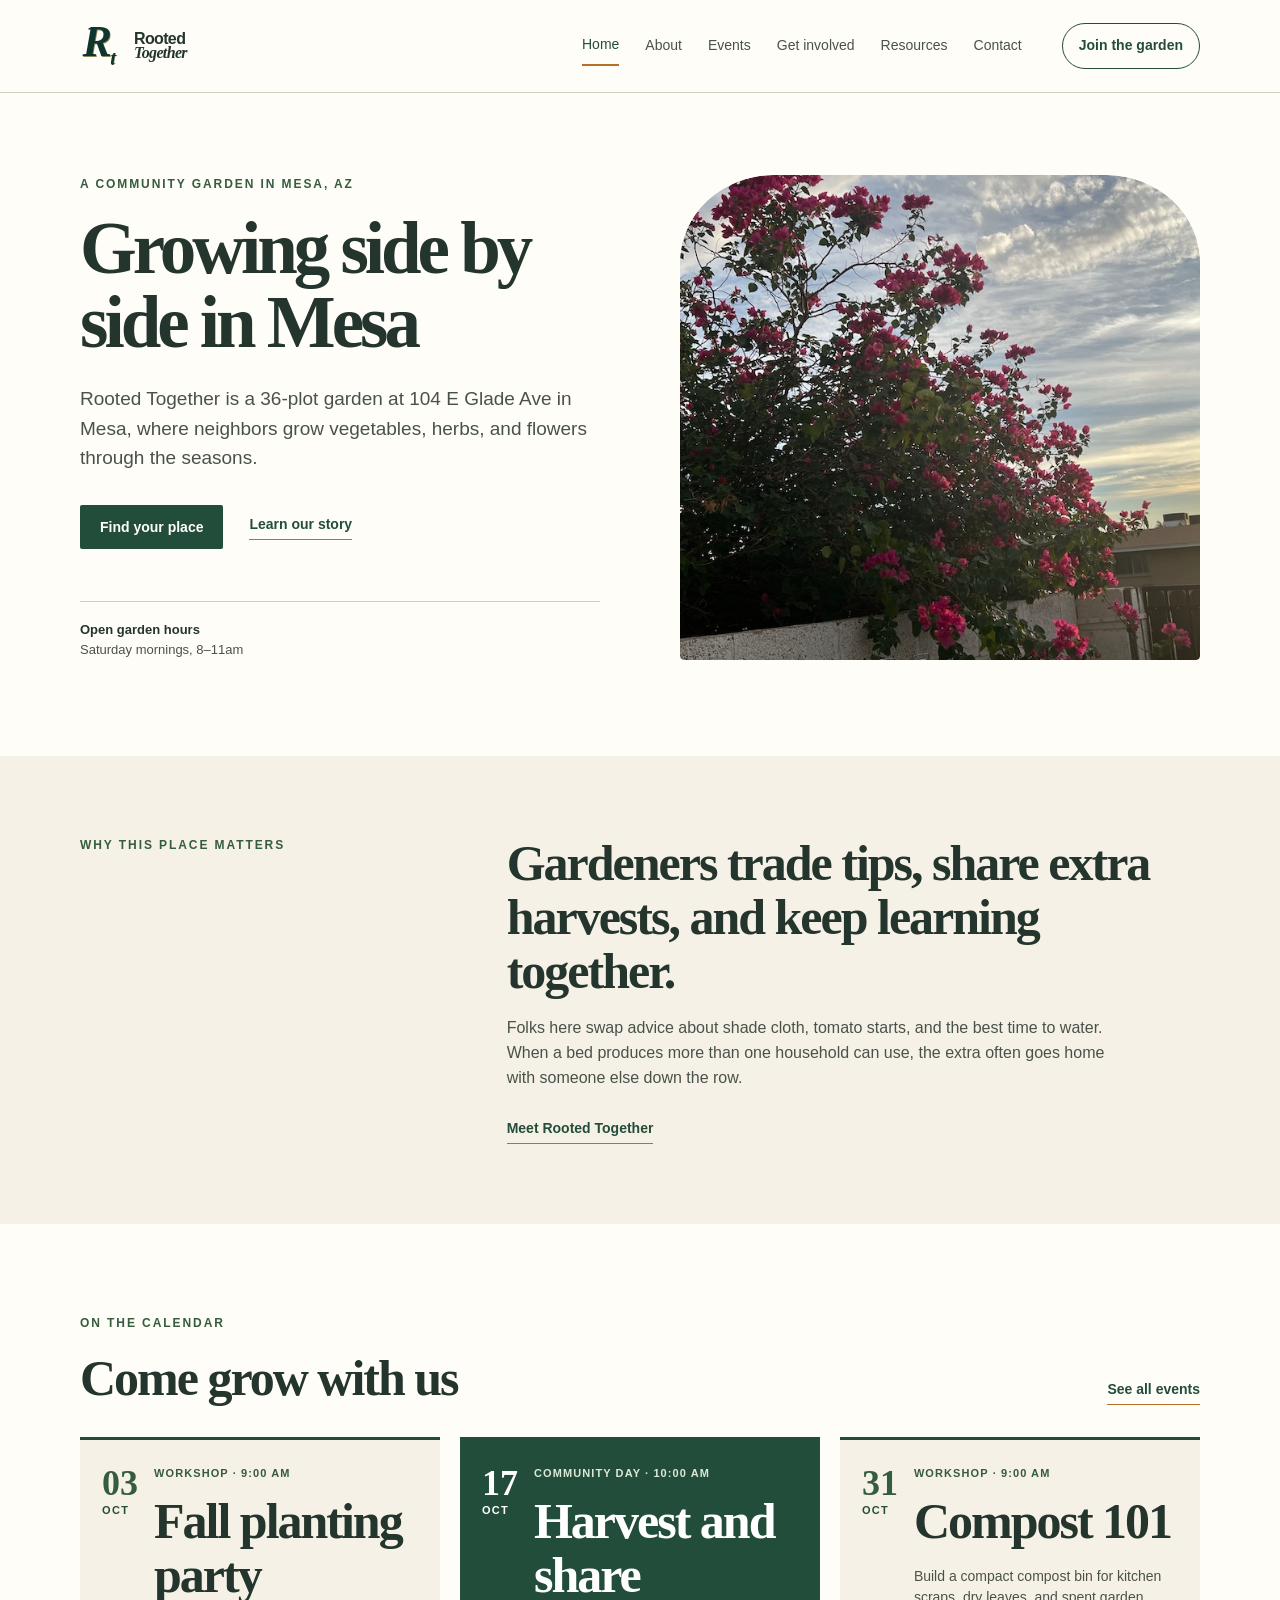
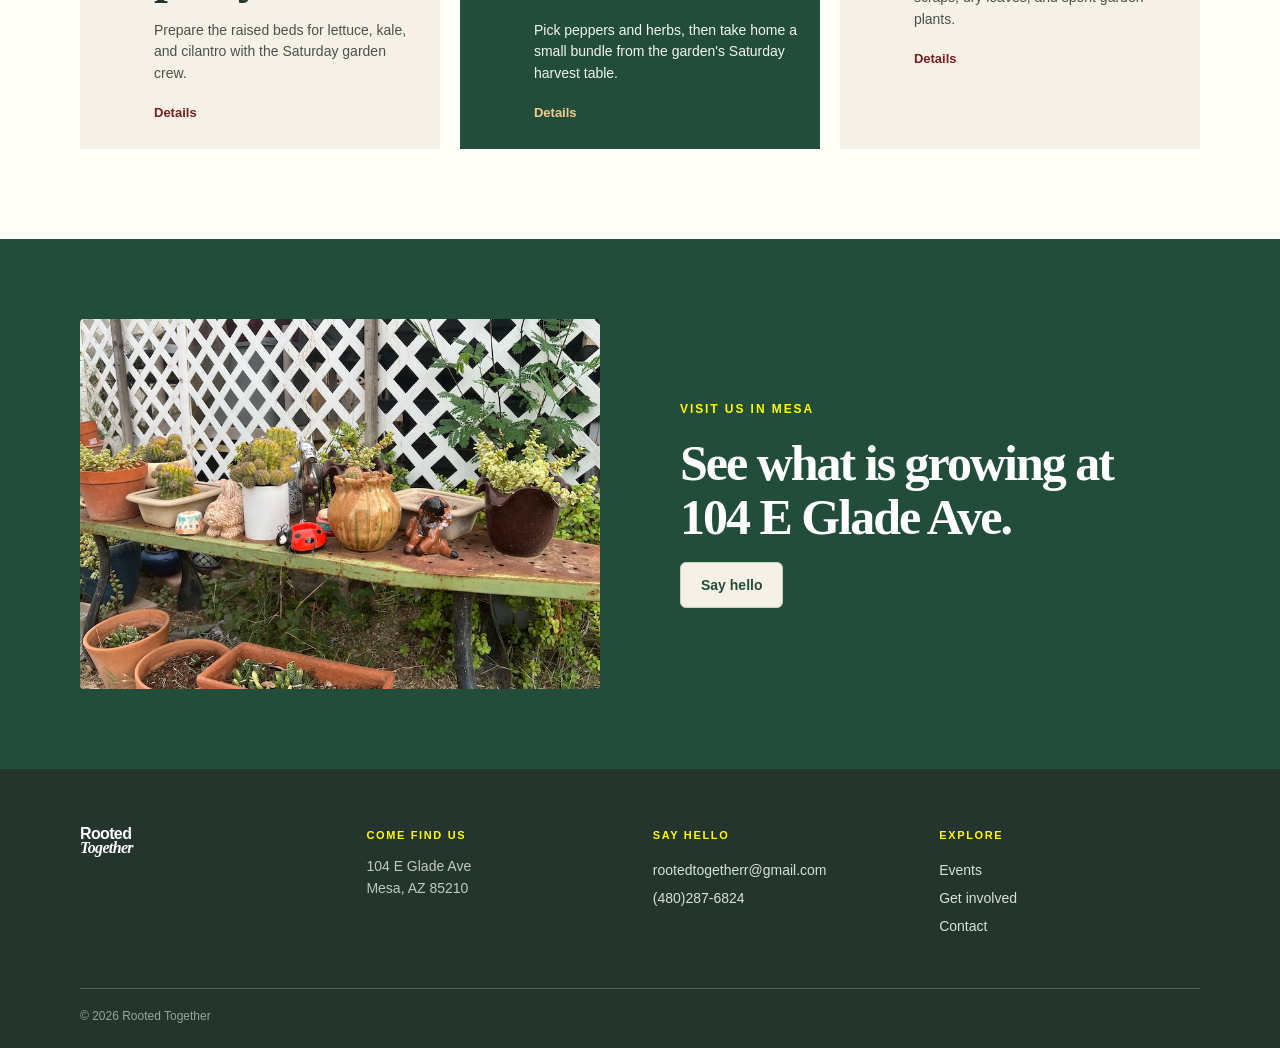
<file: index.html>
<!Doctype html>
<html lang="en">
  <head>
    <meta charset="utf-8">
    <meta name="viewport" content="width=device-width, initial-scale=1">
    <!--
    Asset Inventory

    Owner / Provenance
    - All photographs used on this site are original images taken by Nicole Angelo Morente (nicole@example.com) - © Nicole Angelo Morente 2026. No third-party images, stock photographs, audio, video, or embedded content are used.

    Images
    - Images/logo.svg — logo photo by Nicole Angelo Morente — used in header and footer — All rights reserved.
    - Images/Hero.jpg / Images/Hero-1200.jpg / Images/Hero-800.jpg / Images/Hero-400.jpg — hero photo by Nicole Angelo Morente — used on homepage hero — All rights reserved. Derivatives created: Hero-1200.jpg, Hero-800.jpg, Hero-400.jpg.
    - Images/cactusPots.jpg — photo by Nicole Angelo Morente — used in photo-band — All rights reserved. Derivatives created: cactusPots-1200.jpg, cactusPots-800.jpg, cactusPots-400.jpg.
    - Images/birdHouse.jpg — photo by Nicole Angelo Morente — used on About page — All rights reserved. Derivatives created: birdHouse-1200.jpg, birdHouse-800.jpg, birdHouse-400.jpg.

    Fonts
    - Site uses a system font stack only, no webfonts. See `css/styles.css` for the declared font stack. No additional licensing required.

    SVG / Media / Embeds
    - Images/Logo.svg — external SVG logo used in the header (served as a standalone SVG image file).
    - Accessibility: the logo is presented with `alt="rooted together logo"` and the source SVG includes a `<title>` and `<desc>` to assist screen readers. I created it from Illustrator to be minimal and fast-loading.

    Notes
    - Image derivatives for responsive delivery: 1200px, 800px, 400px widths.
    - All images are owned by Nicole Angelo Morente and may not be reused without permission.

    Art direction
    - Single-composition images are used across the site; the same frame and composition works across responsive breakpoints. If a different crop is needed for narrow viewports, provide an art-directed crop and we will swap the markup to a `<picture>` element referencing the alternate crop for that viewport.
    -->
    <title>Rooted Together | Community Garden Group</title>
    <link rel="stylesheet" href="css/styles.css">
    <meta name="description" content="Community garden in Mesa—events, volunteering, and tips for growing in our climate.">
    <link rel="canonical" href="https://rootedtogether.org/">
    <!-- Open Graph / Facebook -->
    <meta property="og:site_name" content="Rooted Together">
    <meta property="og:title" content="Rooted Together | Community Garden Group">
    <meta property="og:description" content="Community garden in Mesa—events, volunteering, and tips for growing in our climate.">
    <meta property="og:url" content="https://rootedtogether.org/">
    <meta property="og:type" content="website">
    <meta property="og:image" content="https://rootedtogether.org/Images/Hero-800.jpg">
    <meta property="og:image:width" content="1200">
    <meta property="og:image:height" content="800">
    <script type="application/ld+json">
    [{
      "@context": "https://schema.org",
      "@type": "WebSite",
      "url": "https://rootedtogether.org/",
      "name": "Rooted Together",
      "publisher": {
        "@type": "Organization",
        "name": "Rooted Together",
        "logo": {
          "@type": "ImageObject",
          "url": "https://rootedtogether.org/Images/Logo.svg"
        }
      }
    }, {
      "@context": "https://schema.org",
      "@type": "Organization",
      "name": "Rooted Together",
      "url": "https://rootedtogether.org/",
      "logo": "https://rootedtogether.org/Images/Logo.svg",
      "contactPoint": [{
        "@type": "ContactPoint",
        "telephone": "+1-480-287-6824",
        "contactType": "customer service",
        "email": "rootedtogetherr@gmail.com",
        "areaServed": "US",
        "availableLanguage": ["English"]
      }]
    }]
    </script>
  </head>
  <body>
    <header class="site-header">
      <div class="shell header-inner">
          <a class="brand" href="index.html" aria-label="Rooted Together home">
              <img class="brand-logo" src="Images/Logo.svg" alt="rooted together logo" width="44" height="44" loading="eager" decoding="async" fetchpriority="high">
            <span>Rooted<br><em>Together</em></span>
          </a>
        <details class="mobile-menu">
          <summary aria-label="Open navigation">Menu</summary>
          <nav aria-label="Mobile navigation">
            <a class="active" href="index.html">Home</a
            ><a href="about.html">About</a><a href="events.html">Events</a
            ><a href="get-involved.html">Get involved</a
            ><a href="resources.html">Resources</a
            ><a href="contact.html">Contact</a>
          </nav>
        </details>
        <nav class="desktop-nav" aria-label="Primary navigation">
          <a class="active" href="index.html" aria-current="page">Home</a
          ><a href="about.html">About</a><a href="events.html">Events</a
          ><a href="get-involved.html">Get involved</a
          ><a href="resources.html">Resources</a
          ><a href="contact.html">Contact</a>
        </nav>
        <a class="header-cta" href="get-involved.html">Join the garden</a>
      </div>
    </header>

    <main id="main-content">
      <section class="hero shell">
        <div class="hero-copy">
          <p class="eyebrow">A community garden in Mesa, AZ</p>
          <h1>Growing side by side in Mesa</h1>
          <p class="lede">
            Rooted Together is a 36-plot garden at 104 E Glade Ave in Mesa, where
            neighbors grow vegetables, herbs, and flowers through the seasons.
          </p>
          <div class="button-row">
            <a class="button button-primary" href="get-involved.html"
              >Find your place</a
            ><a class="text-link" href="about.html"
              >Learn our story</a
            >
          </div>
          <div class="hero-note">
            <span
              ><strong>Open garden hours</strong><br>Saturday mornings,
              8–11am</span
            >
          </div>
        </div>
        <div class="hero-image image-frame">
          <img
            src="Images/Hero-800.jpg"
            srcset="Images/Hero-400.jpg 400w, Images/Hero-800.jpg 800w"
            sizes="(min-width: 60rem) 50vw, 100vw"
            width="800"
            height="533"
            alt="Community volunteers planting native shrubs along a riverbank."
            class="hero-image"
            loading="eager"
            decoding="async"
            fetchpriority="high"
          >
        </div>
      </section>

      <section class="intro-band">
        <div class="shell intro-grid">
            <p class="eyebrow">Why this place matters</p>
          <div>
            <h2>Gardeners trade tips, share extra harvests, and keep learning together.</h2>
            <p>
              Folks here swap advice about shade cloth, tomato starts, and the
              best time to water. When a bed produces more than one household can
              use, the extra often goes home with someone else down the row.
            </p>
            <a class="text-link" href="about.html"
              >Meet Rooted Together</a
            >
          </div>
        </div>
      </section>

      <section class="section shell">
        <div class="section-heading">
          <div>
            <p class="eyebrow">On the calendar</p>
            <h2>Come grow with us</h2>
          </div>
          <a class="text-link" href="events.html"
            >See all events</a
          >
        </div>
        <div class="event-grid">
          <div class="event-card-container">
            <article class="event-card">
              <div class="event-date"><strong>03</strong><span class="month-forest">OCT</span></div>
              <div>
                <p class="card-label">Workshop · <time datetime="2026-10-03T09:00:00-07:00">9:00 AM</time></p>
                <h2>Fall planting party</h2>
                <p>
                  Prepare the raised beds for lettuce, kale, and cilantro with
                  the Saturday garden crew.
                </p>
                <a class="detail maroon-detail" href="events.html">Details</a>
              </div>
            </article>
          </div>
          <div class="event-card-container">
            <article class="event-card featured-event">
              <div class="event-date"><strong>17</strong><span>OCT</span></div>
              <div>
                <p class="card-label">Community day · <time datetime="2026-10-17T10:00:00-07:00">10:00 AM</time></p>
                <h2>Harvest and share</h2>
                <p>
                  Pick peppers and herbs, then take home a small bundle from the
                  garden's Saturday harvest table.
                </p>
                <a href="events.html">Details</a>
              </div>
            </article>
          </div>
          <div class="event-card-container">
            <article class="event-card">
              <div class="event-date"><strong>31</strong><span class="month-forest">OCT</span></div>
              <div>
                <p class="card-label">Workshop · <time datetime="2026-10-31T09:00:00-07:00">9:00 AM</time></p>
                <h2>Compost 101</h2>
                <p>
                  Build a compact compost bin for kitchen scraps, dry leaves, and
                  spent garden plants.
                </p>
                <a class="detail maroon-detail" href="events.html">Details</a>
              </div>
            </article>
          </div>
        </div>
      </section>

      <section class="photo-band">
        <div class="shell photo-grid">
          <img
            src="Images/cactusPots-800.jpg"
            srcset="Images/cactusPots-400.jpg 400w, Images/cactusPots-800.jpg 800w"
            sizes="(min-width: 60rem) 50vw, 100vw"
            width="800"
            height="533"
            alt="Potted succulents and cactus on a wooden table"
            loading="lazy"
            decoding="async"
          >
          <div>
            <p class="eyebrow">Visit us in Mesa</p>
            <h2>See what is growing at 104 E Glade Ave.</h2>
            <a class="button button-light" href="contact.html">Say hello</a>
          </div>
        </div>
      </section>
    </main>

    <footer class="site-footer">
      <div class="shell footer-grid">
        <a class="brand footer-brand" href="index.html"
          ><span
            >Rooted<br><em>Together</em></span></a
        >
        <div>
          <p class="footer-title">Come find us</p>
          <p>104 E Glade Ave<br>Mesa, AZ 85210</p>
        </div>
        <div>
          <p class="footer-title">Say hello</p>
          <a href="mailto:rootedtogetherr@gmail.com">rootedtogetherr@gmail.com</a
          ><br><a href="tel:+14802876824">(480)287-6824</a>
        </div>
        <div>
          <p class="footer-title">Explore</p>
          <a href="events.html">Events</a><br><a href="get-involved.html"
            >Get involved</a
          ><br><a href="contact.html">Contact</a>
        </div>
      </div>
      <div class="shell footer-bottom">
        <span>© 2026 Rooted Together</span>
      </div>
    </footer>
  </body>
</html>
</file>
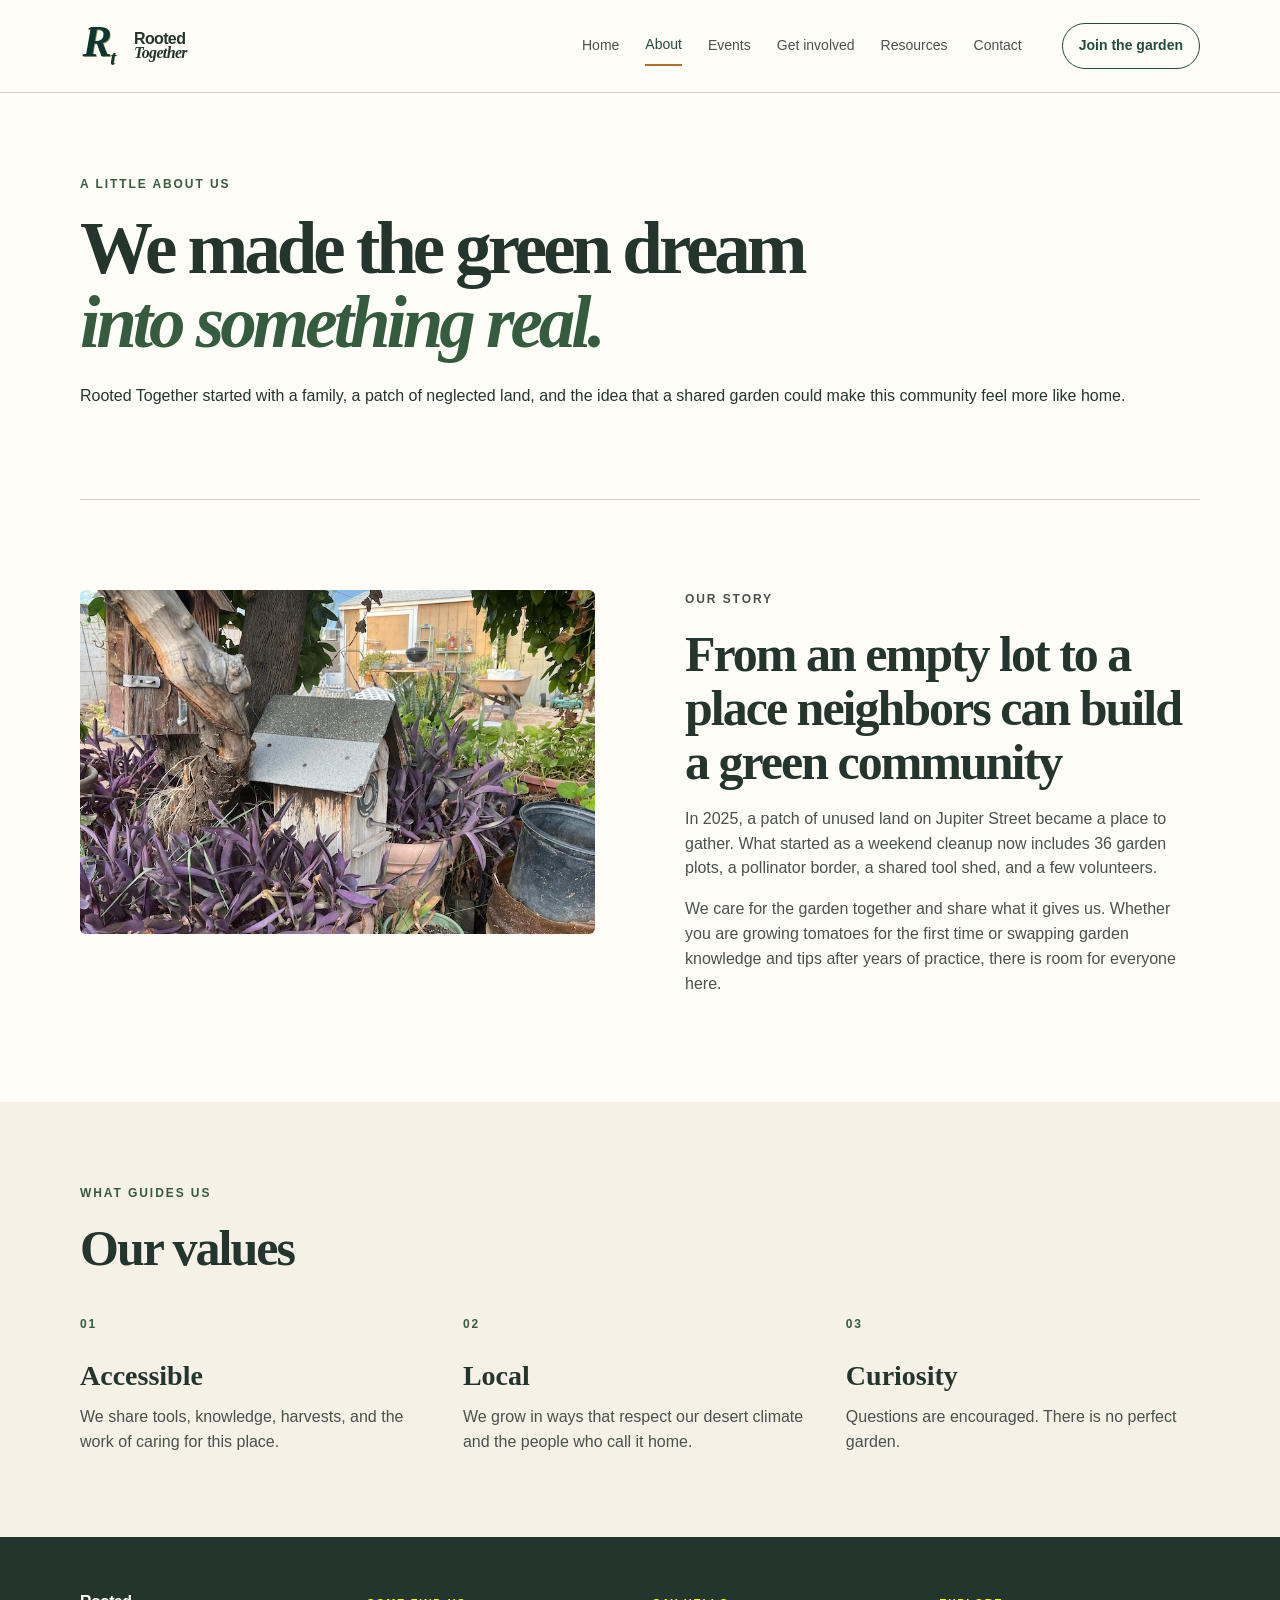
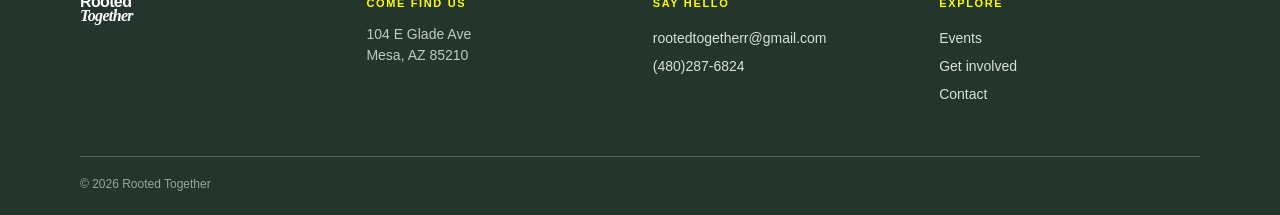
<file: about.html>
<!Doctype html>
<html lang="en">
  <head>
    <meta charset="utf-8">
    <meta name="viewport" content="width=device-width, initial-scale=1">
    <!--
    Asset Inventory

    Owner / Provenance
    - All photographs used on this site are original images taken by Nicole Angelo Morente (nicole@example.com) - © Nicole Angelo Morente 2026. No third-party images, stock photographs, audio, video, or embedded content are used.

    Images
    - Images/logo.svg — logo photo by Nicole Angelo Morente — used in header and footer — All rights reserved.
    - Images/Hero.jpg / Images/Hero-1200.jpg / Images/Hero-800.jpg / Images/Hero-400.jpg — hero photo by Nicole Angelo Morente — used on homepage hero — All rights reserved. Derivatives created: Hero-1200.jpg, Hero-800.jpg, Hero-400.jpg.
    - Images/cactusPots.jpg — photo by Nicole Angelo Morente — used in photo-band — All rights reserved. Derivatives created: cactusPots-1200.jpg, cactusPots-800.jpg, cactusPots-400.jpg.
    - Images/birdHouse.jpg — photo by Nicole Angelo Morente — used on About page — All rights reserved. Derivatives created: birdHouse-1200.jpg, birdHouse-800.jpg, birdHouse-400.jpg.

    Fonts
    - Site uses a system font stack only, no webfonts. See `css/styles.css` for the declared font stack. No additional licensing required.

    SVG / Media / Embeds
    - Images/Logo.svg — external SVG logo used in the header (served as a standalone SVG image file).
    - Accessibility: the logo is presented with `alt="rooted together logo"` and the source SVG includes a `<title>` and `<desc>` to assist screen readers. I created it from Illustrator to be minimal and fast-loading.

    Notes
    - Image derivatives for responsive delivery: 1200px, 800px, 400px widths.
    - All images are owned by Nicole Angelo Morente and may not be reused without permission.

    Art direction
    - Single-composition images are used across the site; the same frame and composition works across responsive breakpoints. If a different crop is needed for narrow viewports, provide an art-directed crop and we will swap the markup to a `<picture>` element referencing the alternate crop for that viewport.
    -->
    <title>About | Rooted Together</title>
    <link rel="stylesheet" href="css/styles.css">
    <meta name="description" content="Learn about Rooted Together—our mission, values, and how the community garden started.">
    <link rel="canonical" href="https://rootedtogether.org/about.html">
    <!-- Open Graph / Facebook -->
    <meta property="og:site_name" content="Rooted Together">
    <meta property="og:title" content="About | Rooted Together">
    <meta property="og:description" content="Learn about Rooted Together—our mission, values, and how the community garden started.">
    <meta property="og:url" content="https://rootedtogether.org/about.html">
    <meta property="og:type" content="article">
    <meta property="og:image" content="https://rootedtogether.org/Images/birdHouse-800.jpg">
    <meta property="og:image:width" content="800">
    <meta property="og:image:height" content="533">
    <script type="application/ld+json">
    [{
      "@context": "https://schema.org",
      "@type": "WebSite",
      "url": "https://rootedtogether.org/",
      "name": "Rooted Together"
    }, {
      "@context": "https://schema.org",
      "@type": "Organization",
      "name": "Rooted Together",
      "url": "https://rootedtogether.org/",
      "logo": "https://rootedtogether.org/Images/Logo.svg",
      "contactPoint": [{
        "@type": "ContactPoint",
        "telephone": "+1-480-287-6824",
        "contactType": "customer service",
        "email": "rootedtogetherr@gmail.com"
      }]
    }]
    </script>
  </head>
  <body>
    <header class="site-header">
      <div class="shell header-inner">
        <a class="brand" href="index.html" aria-label="Rooted Together home">
          <img class="brand-logo" src="Images/Logo.svg" alt="rooted together logo" width="44" height="44" loading="eager" decoding="async">
          <span>Rooted<br><em>Together</em></span>
        </a>
        <details class="mobile-menu">
          <summary aria-label="Open navigation">
            Menu
          </summary>
          <nav aria-label="Mobile navigation">
            <a href="index.html">Home</a
            ><a class="active" href="about.html">About</a
            ><a href="events.html">Events</a
            ><a href="get-involved.html">Get involved</a
            ><a href="resources.html">Resources</a
            ><a href="contact.html">Contact</a>
          </nav>
        </details>
        <nav class="desktop-nav" aria-label="Primary navigation">
          <a href="index.html">Home</a>
          <a class="active" href="about.html" aria-current="page">About</a>
          <a href="events.html">Events</a>
          <a href="get-involved.html">Get involved</a>
          <a href="resources.html">Resources</a>
          <a href="contact.html">Contact</a>
        </nav>
        <a class="header-cta" href="get-involved.html"
          >Join the garden</a
        >
      </div>
    </header>
    <main id="main-content">
      <section class="page-hero shell">
        <p class="eyebrow">A little about us</p>
        <h1>We made the green dream<br><em>into something real.</em></h1>
        <p class="opening">
          Rooted Together started with a family, a patch of neglected land,
          and the idea that a shared garden could make this community feel more like
          home.
        </p>
      </section>
      <section class="split-section shell">
        <div class="image-frame">
          <img
            src="Images/birdHouse-800.jpg"
            srcset="Images/birdHouse-400.jpg 400w, Images/birdHouse-800.jpg 800w"
            sizes="(min-width: 60rem) 50vw, 100vw"
            width="800"
            height="533"
            alt="A wooden birdhouse surrounded by leafy garden plants"
            class="about-hero"
            loading="lazy"
            decoding="async"
          >
        </div>
        <div class="prose">
          <p class="eyebrow">Our story</p>
          <h2>From an empty lot to a place neighbors can build a green community</h2>
          <p>
            In 2025, a patch of unused land on Jupiter Street became a place to
            gather. What started as a weekend cleanup now includes 36 garden
            plots, a pollinator border, a shared tool shed, and a few volunteers.
          </p>
          <p>
            We care for the garden together and share what it gives us. Whether
            you are growing tomatoes for the first time or swapping garden knowledge and
            tips after years of practice, there is room for everyone here.
          </p>
        </div>
      </section>
      <div class="values-section">
        <div class="shell">
          <p class="eyebrow">What guides us</p>
          <h2>Our values</h2>
          <div class="values-grid">
            <article>
              <span class="value-number">01</span>
              <h3>Accessible</h3>
              <p>
                We share tools, knowledge, harvests, and the work of caring for
                this place.
              </p>
            </article>
            <article>
              <span class="value-number">02</span>
              <h3>Local</h3>
              <p>
                We grow in ways that respect our desert climate and the people
                who call it home.
              </p>
            </article>
            <article>
              <span class="value-number">03</span>
              <h3>Curiosity</h3>
              <p>
                Questions are encouraged. There is no perfect garden.
              </p>
            </article>
          </div>
        </div>
      </div>
    </main>
    <footer class="site-footer">
      <div class="shell footer-grid">
        <a class="brand footer-brand" href="index.html"
          ><span
            >Rooted<br><em>Together</em></span></a
        >
        <div>
          <p class="footer-title">Come find us</p>
          <p>104 E Glade Ave<br>Mesa, AZ 85210</p>
        </div>
        <div>
          <p class="footer-title">Say hello</p>
          <a href="mailto:rootedtogetherr@gmail.com">rootedtogetherr@gmail.com</a
          ><br><a href="tel:+14802876824">(480)287-6824</a>
        </div>
        <div>
          <p class="footer-title">Explore</p>
          <a href="events.html">Events</a><br><a href="get-involved.html"
            >Get involved</a
          ><br><a href="contact.html">Contact</a>
        </div>
      </div>
      <div class="shell footer-bottom">
        <span>© 2026 Rooted Together</span>
      </div>
    </footer>
  </body>
</html>
</file>
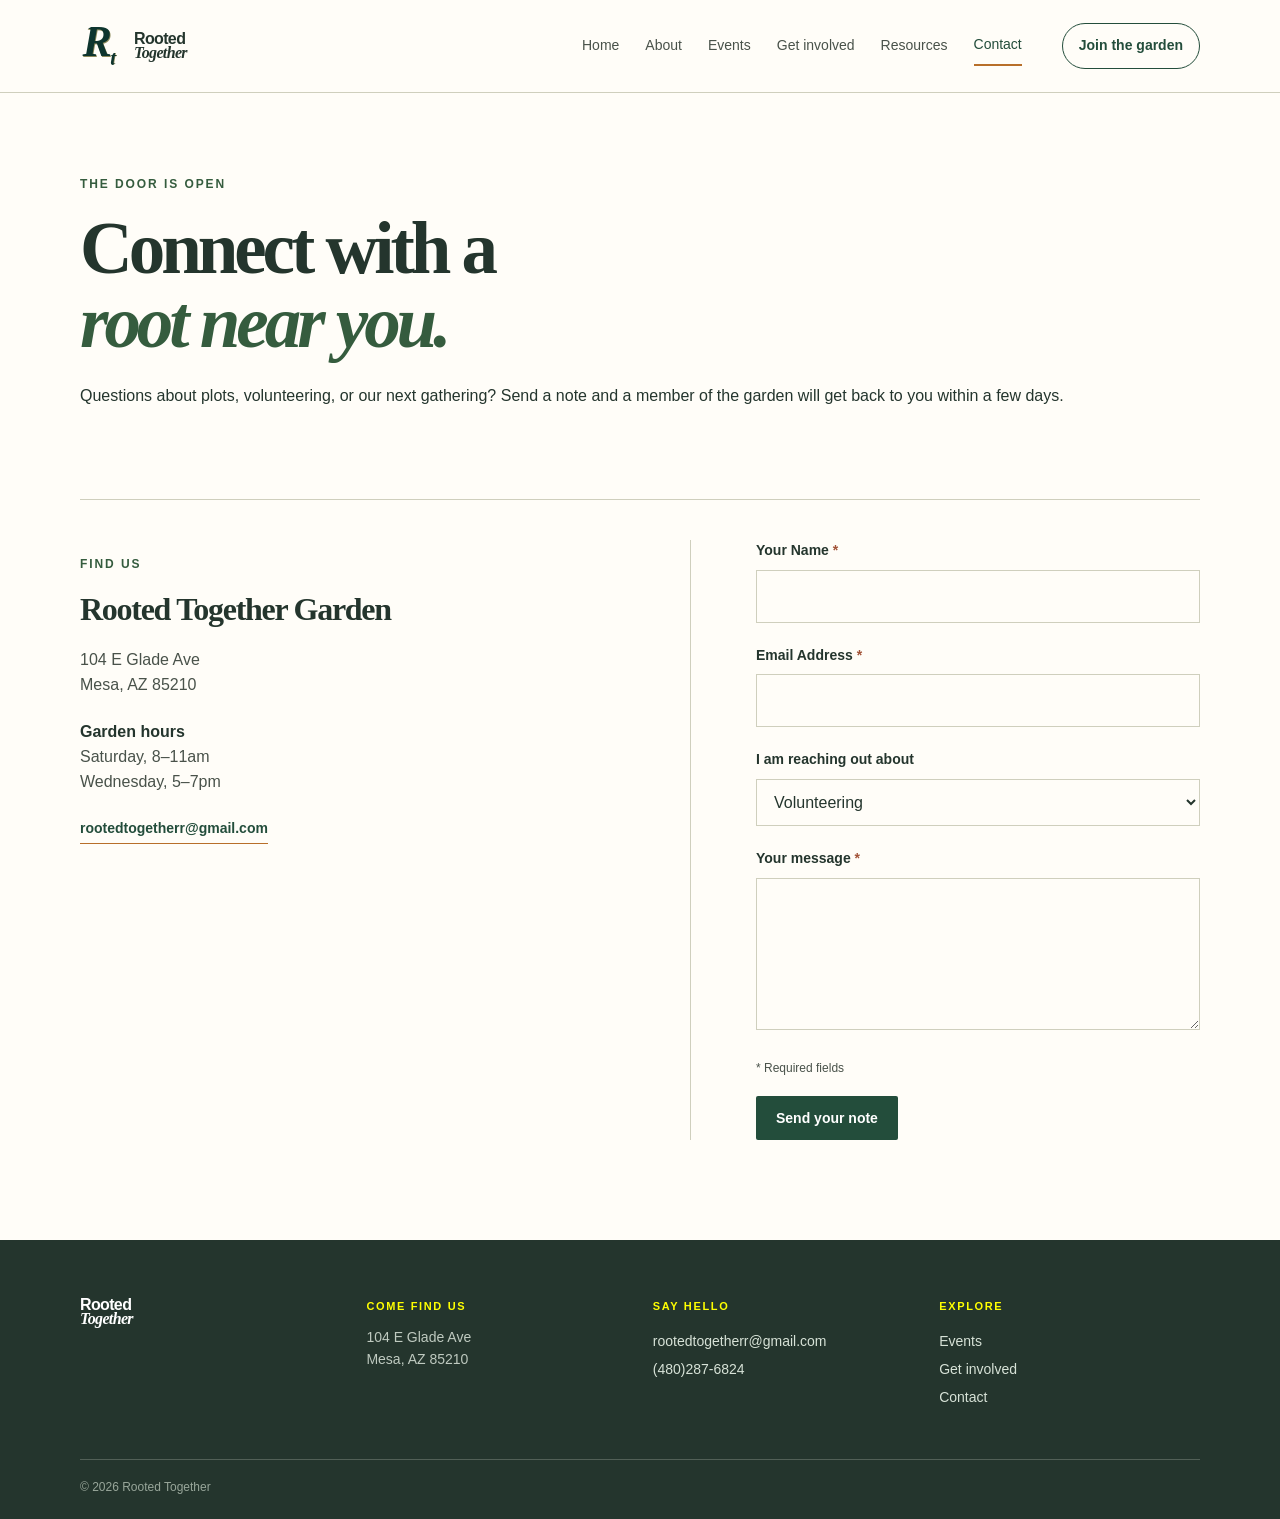
<file: contact.html>
<!Doctype html>
<html lang="en">
  <head>
    <meta charset="utf-8">
    <meta name="viewport" content="width=device-width, initial-scale=1">
    <!--
    Asset Inventory

    Owner / Provenance
    - All photographs used on this site are original images taken by Nicole Angelo Morente (nicole@example.com) - © Nicole Angelo Morente 2026. No third-party images, stock photographs, audio, video, or embedded content are used.

    Images
    - Images/logo.svg — logo photo by Nicole Angelo Morente — used in header and footer — All rights reserved.
    - Images/Hero.jpg / Images/Hero-1200.jpg / Images/Hero-800.jpg / Images/Hero-400.jpg — hero photo by Nicole Angelo Morente — used on homepage hero — All rights reserved. Derivatives created: Hero-1200.jpg, Hero-800.jpg, Hero-400.jpg.
    - Images/cactusPots.jpg — photo by Nicole Angelo Morente — used in photo-band — All rights reserved. Derivatives created: cactusPots-1200.jpg, cactusPots-800.jpg, cactusPots-400.jpg.
    - Images/birdHouse.jpg — photo by Nicole Angelo Morente — used on About page — All rights reserved. Derivatives created: birdHouse-1200.jpg, birdHouse-800.jpg, birdHouse-400.jpg.

    Fonts
    - Site uses a system font stack only, no webfonts. See `css/styles.css` for the declared font stack. No additional licensing required.

    SVG / Media / Embeds
    - Images/Logo.svg — external SVG logo used in the header (served as a standalone SVG image file).
    - Accessibility: the logo is presented with `alt="rooted together logo"` and the source SVG includes a `<title>` and `<desc>` to assist screen readers. I created it from Illustrator to be minimal and fast-loading.

    Notes
    - Image derivatives for responsive delivery: 1200px, 800px, 400px widths.
    - All images are owned by Nicole Angelo Morente and may not be reused without permission.

    Art direction
    - Single-composition images are used across the site; the same frame and composition works across responsive breakpoints. If a different crop is needed for narrow viewports, provide an art-directed crop and we will swap the markup to a `<picture>` element referencing the alternate crop for that viewport.
    -->
    <title>Contact | Rooted Together</title>
    <link rel="stylesheet" href="css/styles.css">
    <meta name="description" content="Contact Rooted Together for volunteering, questions, or event info.">
    <link rel="canonical" href="https://rootedtogether.org/contact.html">
    <!-- Open Graph / Facebook -->
    <meta property="og:site_name" content="Rooted Together">
    <meta property="og:title" content="Contact | Rooted Together">
    <meta property="og:description" content="Contact Rooted Together for volunteering, questions, or event info.">
    <meta property="og:url" content="https://rootedtogether.org/contact.html">
    <meta property="og:type" content="website">
    <meta property="og:image" content="https://rootedtogether.org/Images/Hero-800.jpg">
    <meta property="og:image:width" content="800">
    <meta property="og:image:height" content="533">
    <script type="application/ld+json">
    [{
      "@context": "https://schema.org",
      "@type": "WebSite",
      "url": "https://rootedtogether.org/",
      "name": "Rooted Together"
    }, {
      "@context": "https://schema.org",
      "@type": "Organization",
      "name": "Rooted Together",
      "url": "https://rootedtogether.org/",
      "logo": "https://rootedtogether.org/Images/Logo.svg",
      "contactPoint": [{
        "@type": "ContactPoint",
        "telephone": "+1-480-287-6824",
        "contactType": "customer service",
        "email": "rootedtogetherr@gmail.com"
      }]
    }]
    </script>
  </head>
  <body>
    <header class="site-header">
      <div class="shell header-inner">
        <a class="brand" href="index.html" aria-label="Rooted Together home">
          <img class="brand-logo" src="Images/Logo.svg" alt="rooted together logo" width="44" height="44" loading="eager" decoding="async">
          <span>Rooted<br><em>Together</em></span>
        </a>
        <details class="mobile-menu">
          <summary aria-label="Open navigation">
            Menu
          </summary>
          <nav aria-label="Mobile navigation">
            <a href="index.html">Home</a><a href="about.html">About</a
            ><a href="events.html">Events</a
            ><a href="get-involved.html">Get involved</a
            ><a href="resources.html">Resources</a
            ><a class="active" href="contact.html">Contact</a>
          </nav>
        </details>
        <nav class="desktop-nav" aria-label="Primary navigation">
          <a href="index.html">Home</a><a href="about.html">About</a
          ><a href="events.html">Events</a
          ><a href="get-involved.html">Get involved</a
          ><a href="resources.html">Resources</a
          ><a class="active" href="contact.html" aria-current="page">Contact</a>
        </nav>
        <a class="header-cta" href="get-involved.html">Join the garden</a>
      </div>
    </header>
    <main id="main-content">
      <section class="page-hero shell">
        <p class="eyebrow">The door is open</p>
        <h1>Connect with a<br><em>root near you.</em></h1>
        <p class="opening">
          Questions about plots, volunteering, or our next gathering? Send a
          note and a member of the garden will get back to you within a few
          days.
        </p>
      </section>
     <section class="contact-section shell">
        <div class="contact-details">
          <p class="eyebrow">Find us</p>
          <h2>Rooted Together Garden</h2>
          <p>104 E Glade Ave<br>Mesa, AZ 85210</p>
          <p>
            <strong>Garden hours</strong><br>Saturday, 8–11am<br>Wednesday,
            5–7pm
          </p>
            <a class="text-link" href="mailto:rootedtogetherr@gmail.com"
              >rootedtogetherr@gmail.com</a
          >
        </div>
        <form class="contact-form" action="mailto:rootedtogetherr@gmail.com?subject=Website%20Contact%20Form" method="post" enctype="text/plain">
          <div class="form-row">
            <label for="name">Your Name <span aria-hidden="true">*</span></label
            ><input
              id="name"
              name="name"
              type="text"
              autocomplete="name"
              required
              aria-describedby="name-error">
            <div id="name-error" class="field-error" aria-live="polite"></div>
          </div>
          <div class="form-row">
            <label for="email">Email Address <span aria-hidden="true">*</span>
            </label>
            <input
              id="email"
              name="email"
              type="email"
              autocomplete="email"
              required
              aria-describedby="email-error">
            <div id="email-error" class="field-error" aria-live="polite"></div>
          </div>
          <div class="form-row">
            <label for="reason">I am reaching out about</label>
            <select id="reason" name="reason">
              <option>Volunteering</option>
              <option>A garden plot</option>
              <option>An upcoming event</option>
              <option>Something else</option>
            </select>
          </div>
          <div class="form-row">
            <label for="message"
              >Your message <span aria-hidden="true">*</span></label
            ><textarea id="message" name="message" rows="5" required aria-describedby="message-error"></textarea>
            <div id="message-error" class="field-error" aria-live="polite"></div>
          </div>
            <p class="required-note">* Required fields</p>
            <button type="submit" class="button button-primary">
              Send your note
            </button>
        </form>
      </section> 
    </main>
    <footer class="site-footer">
      <div class="shell footer-grid">
        <a class="brand footer-brand" href="index.html"><span>Rooted<br><em>Together</em></span></a>
        <div>
          <p class="footer-title">Come find us</p>
          <p>104 E Glade Ave<br>Mesa, AZ 85210</p>
        </div>
        <div>
          <p class="footer-title">Say hello</p>
          <a href="mailto:rootedtogetherr@gmail.com">rootedtogetherr@gmail.com</a>
          <br><a href="tel:+14802876824">(480)287-6824</a>
        </div>
        <div>
          <p class="footer-title">Explore</p>
          <a href="events.html">Events</a><br><a href="get-involved.html"
            >Get involved</a
          ><br><a href="contact.html">Contact</a>
        </div>
      </div>
      <div class="shell footer-bottom">
        <span>© 2026 Rooted Together</span>
      </div>
    </footer>
  </body>
</html>
</file>
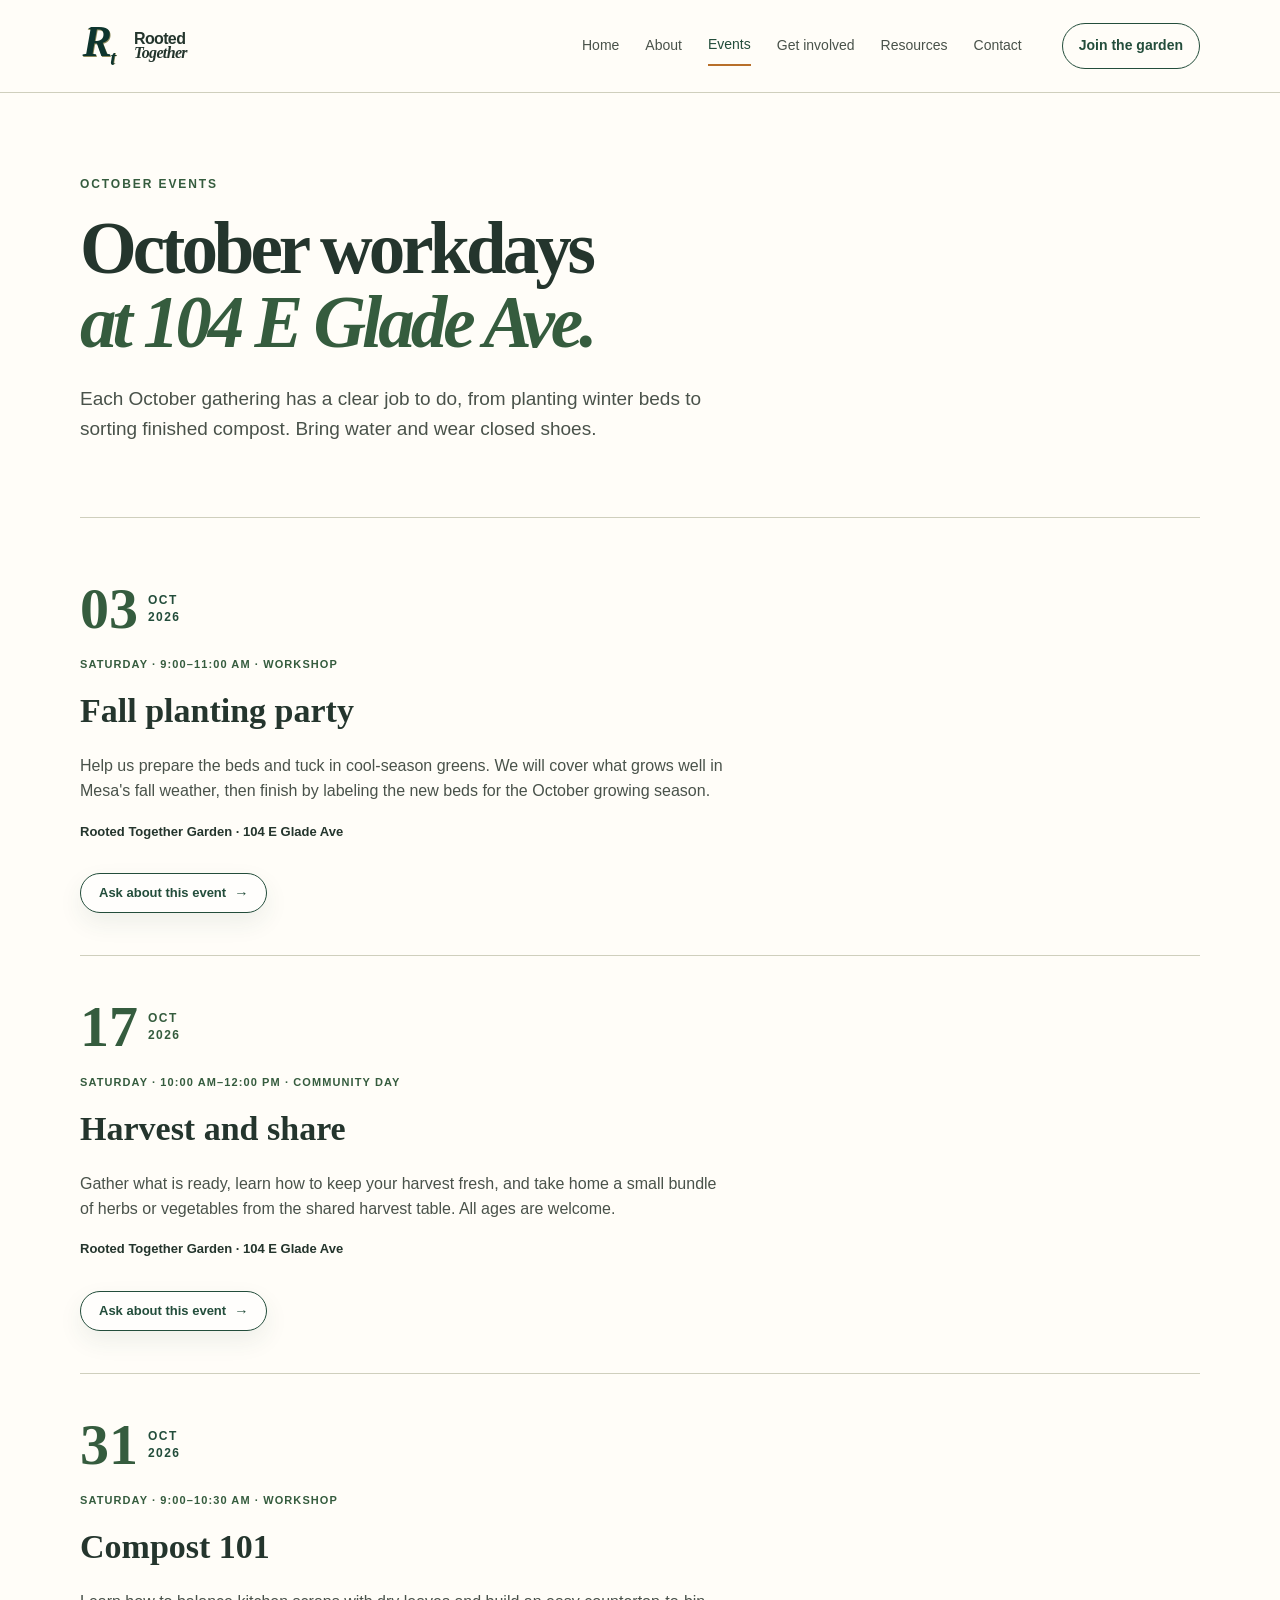
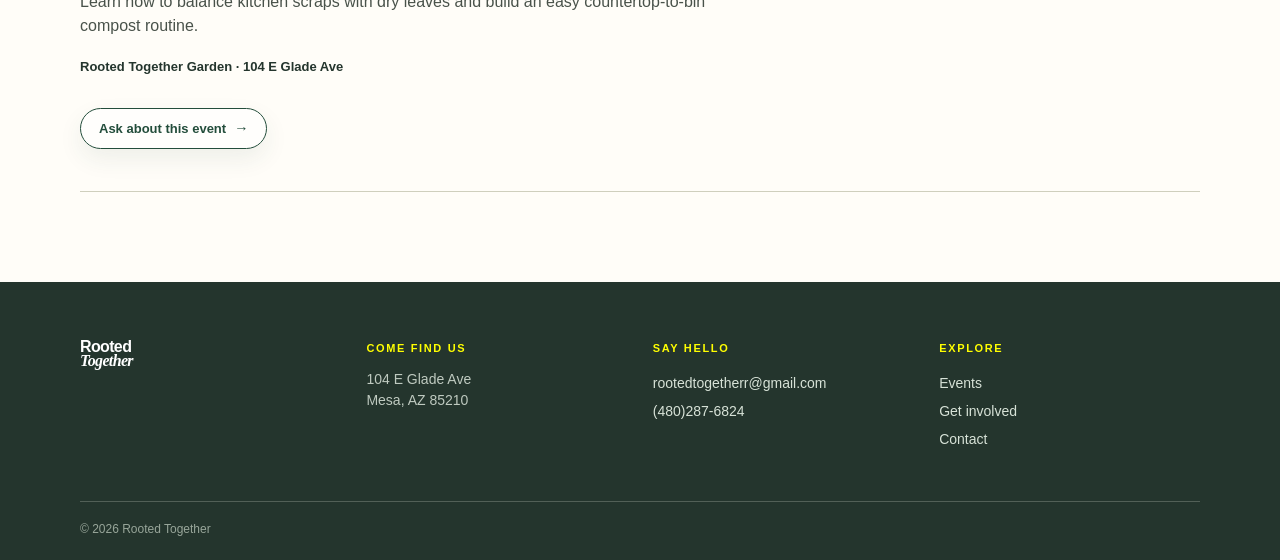
<file: events.html>
<!Doctype html>
<html lang="en">
  <head>
    <meta charset="utf-8">
    <meta name="viewport" content="width=device-width, initial-scale=1">
    <!--
    Asset Inventory

    Owner / Provenance
    - All photographs used on this site are original images taken by Nicole Angelo Morente (nicole@example.com) - © Nicole Angelo Morente 2026. No third-party images, stock photographs, audio, video, or embedded content are used.

    Images
    - Images/logo.svg — logo photo by Nicole Angelo Morente — used in header and footer — All rights reserved.
    - Images/Hero.jpg / Images/Hero-1200.jpg / Images/Hero-800.jpg / Images/Hero-400.jpg — hero photo by Nicole Angelo Morente — used on homepage hero — All rights reserved. Derivatives created: Hero-1200.jpg, Hero-800.jpg, Hero-400.jpg.
    - Images/cactusPots.jpg — photo by Nicole Angelo Morente — used in photo-band — All rights reserved. Derivatives created: cactusPots-1200.jpg, cactusPots-800.jpg, cactusPots-400.jpg.
    - Images/birdHouse.jpg — photo by Nicole Angelo Morente — used on About page — All rights reserved. Derivatives created: birdHouse-1200.jpg, birdHouse-800.jpg, birdHouse-400.jpg.

    Fonts
    - Site uses a system font stack only, no webfonts. See `css/styles.css` for the declared font stack. No additional licensing required.

    SVG / Media / Embeds
    - Images/Logo.svg — external SVG logo used in the header (served as a standalone SVG image file).
    - Accessibility: the logo is presented with `alt="rooted together logo"` and the source SVG includes a `<title>` and `<desc>` to assist screen readers. I created it from Illustrator to be minimal and fast-loading.

    Notes
    - Image derivatives for responsive delivery: 1200px, 800px, 400px widths.
    - All images are owned by Nicole Angelo Morente and may not be reused without permission.

    Art direction
    - Single-composition images are used across the site; the same frame and composition works across responsive breakpoints. If a different crop is needed for narrow viewports, provide an art-directed crop and we will swap the markup to a `<picture>` element referencing the alternate crop for that viewport.
    -->
    <title>Events | Rooted Together</title>
    <link rel="stylesheet" href="css/styles.css">
    <meta name="description" content="Upcoming workdays and community events at Rooted Together, with dates and locations.">
    <link rel="canonical" href="https://rootedtogether.org/events.html">
    <!-- Open Graph / Facebook -->
    <meta property="og:site_name" content="Rooted Together">
    <meta property="og:title" content="Events | Rooted Together">
    <meta property="og:description" content="Upcoming workdays and community events at Rooted Together, with dates and locations.">
    <meta property="og:url" content="https://rootedtogether.org/events.html">
    <meta property="og:type" content="website">
    <meta property="og:image" content="https://rootedtogether.org/Images/Hero-800.jpg">
    <meta property="og:image:width" content="800">
    <meta property="og:image:height" content="533">

    <script type="application/ld+json">
    [{
      "@context": "https://schema.org",
      "@type": "WebSite",
      "url": "https://rootedtogether.org/",
      "name": "Rooted Together"
    },

    {
      "@context": "https://schema.org",
      "@type": "Organization",
      "name": "Rooted Together",
      "url": "https://rootedtogether.org/",
      "logo": "https://rootedtogether.org/Images/Logo.svg",
      "contactPoint": [{
        "@type": "ContactPoint",
        "telephone": "+1-480-287-6824",
        "contactType": "customer service",
        "email": "rootedtogetherr@gmail.com"
      }]
    },

    {
      "@context": "https://schema.org",
      "@type": "Event",
      "name": "Fall planting party",
      "startDate": "2026-10-03T09:00:00-07:00",
      "endDate": "2026-10-03T11:00:00-07:00",
      "eventAttendanceMode": "https://schema.org/OfflineEventAttendanceMode",
      "eventStatus": "https://schema.org/EventScheduled",
      "location": {
        "@type": "Place",
        "name": "Rooted Together Garden",
        "address": {
          "@type": "PostalAddress",
          "streetAddress": "104 E Glade Ave",
          "addressLocality": "Mesa",
          "addressRegion": "AZ"
        }
      },
      "image": ["https://rootedtogether.org/Images/Hero-800.jpg"],
      "description": "Help us prepare the beds and tuck in cool-season greens. We will cover what grows well in Mesa's fall weather, then finish by labeling the new beds for the October growing season.",
      "organizer": { "@type": "Organization", "name": "Rooted Together" }
    },

    {
      "@context": "https://schema.org",
      "@type": "Event",
      "name": "Harvest and share",
      "startDate": "2026-10-17T10:00:00-07:00",
      "endDate": "2026-10-17T12:00:00-07:00",
      "eventAttendanceMode": "https://schema.org/OfflineEventAttendanceMode",
      "eventStatus": "https://schema.org/EventScheduled",
      "location": {
        "@type": "Place",
        "name": "Rooted Together Garden",
        "address": {
          "@type": "PostalAddress",
          "streetAddress": "104 E Glade Ave",
          "addressLocality": "Mesa",
          "addressRegion": "AZ"
        }
      },
      "image": ["https://rootedtogether.org/Images/Hero-800.jpg"],
      "description": "Gather what is ready, learn how to keep your harvest fresh, and take home a small bundle of herbs or vegetables from the shared harvest table. All ages are welcome.",
      "organizer": { "@type": "Organization", "name": "Rooted Together" }
    },

    {
      "@context": "https://schema.org",
      "@type": "Event",
      "name": "Compost 101",
      "startDate": "2026-10-31T09:00:00-07:00",
      "endDate": "2026-10-31T10:30:00-07:00",
      "eventAttendanceMode": "https://schema.org/OfflineEventAttendanceMode",
      "eventStatus": "https://schema.org/EventScheduled",
      "location": {
        "@type": "Place",
        "name": "Rooted Together Garden",
        "address": {
          "@type": "PostalAddress",
          "streetAddress": "104 E Glade Ave",
          "addressLocality": "Mesa",
          "addressRegion": "AZ"
        }
      },
      "image": ["https://rootedtogether.org/Images/Hero-800.jpg"],
      "description": "Learn how to balance kitchen scraps with dry leaves and build an easy countertop-to-bin compost routine.",
      "organizer": { "@type": "Organization", "name": "Rooted Together" }
    }]
    </script>
    
  </head>
  <body>
    <header class="site-header">
      <div class="shell header-inner">
        <a class="brand" href="index.html" aria-label="Rooted Together home">
          <img class="brand-logo" src="Images/Logo.svg" alt="rooted together logo" width="44" height="44" loading="eager" decoding="async">
          <span>Rooted<br><em>Together</em></span>
        </a>
        <details class="mobile-menu">
          <summary aria-label="Open navigation">
            Menu
          </summary>
          <nav aria-label="Mobile navigation">
            <a href="index.html">Home</a><a href="about.html">About</a
            ><a class="active" href="events.html">Events</a
            ><a href="get-involved.html">Get involved</a
            ><a href="resources.html">Resources</a
            ><a href="contact.html">Contact</a>
          </nav>
        </details>
        <nav class="desktop-nav" aria-label="Primary navigation">
          <a href="index.html">Home</a><a href="about.html">About</a
          ><a class="active" href="events.html">Events</a
          ><a href="get-involved.html">Get involved</a
          ><a href="resources.html">Resources</a
          ><a href="contact.html">Contact</a>
        </nav>
        <a class="header-cta" href="get-involved.html"
          >Join the garden</a
        >
      </div>
    </header>
    <main>
      <section class="page-hero shell">
        <p class="eyebrow">October events</p>
          <h1>October workdays<br><em>at 104 E Glade Ave.</em></h1>
        <p class="lede">
          Each October gathering has a clear job to do, from planting winter
          beds to sorting finished compost. Bring water and wear closed shoes.
        </p>
      </section>
      <div class="events-list shell">
        <article class="event-row">
          <div class="event-date large-date">
            <strong>03</strong><span class="month-forest">OCT<br>2026</span>
          </div>
          <div class="event-row-copy">
            <p class="card-label">Saturday · <time datetime="2026-10-03T09:00:00-07:00">9:00–11:00 AM</time> · Workshop</p>
            <h2>Fall planting party</h2>
            <p>
              Help us prepare the beds and tuck in cool-season greens. We will
              cover what grows well in Mesa's fall weather, then finish by
              labeling the new beds for the October growing season.
            </p>
            <p class="location">
              Rooted Together Garden · 104 E Glade Ave
            </p>
          </div>
          <a
            class="round-arrow"
            href="contact.html"
            aria-label="Ask about fall planting party"
            >Ask about this event</a
          >
        </article>
        <article class="event-row">
          <div class="event-date large-date">
            <strong>17</strong><span>OCT<br>2026</span>
          </div>
          <div class="event-row-copy">
            <p class="card-label">
              Saturday · <time datetime="2026-10-17T10:00:00-07:00">10:00 AM–12:00 PM</time> · Community day
            </p>
            <h2>Harvest and share</h2>
            <p>
              Gather what is ready, learn how to keep your harvest fresh, and
              take home a small bundle of herbs or vegetables from the shared
              harvest table. All ages are welcome.
            </p>
            <p class="location">
              Rooted Together Garden · 104 E Glade Ave
            </p>
          </div>
          <a
            class="round-arrow"
            href="contact.html"
            aria-label="Ask about harvest and share"
            >Ask about this event</a
          >
        </article>
        <article class="event-row">
          <div class="event-date large-date">
            <strong>31</strong><span class="month-forest">OCT<br>2026</span>
          </div>
          <div class="event-row-copy">
            <p class="card-label">Saturday · <time datetime="2026-10-31T09:00:00-07:00">9:00–10:30 AM</time> · Workshop</p>
            <h2>Compost 101</h2>
            <p>
              Learn how to balance kitchen scraps with dry leaves and build an
              easy countertop-to-bin compost routine.
            </p>
            <p class="location">
              Rooted Together Garden · 104 E Glade Ave
            </p>
          </div>
          <a
            class="round-arrow"
            href="contact.html"
            aria-label="Ask about Compost 101"
            >Ask about this event</a
          >
        </article>
      </div>
  
    </main>
    <footer class="site-footer">
      <div class="shell footer-grid">
        <a class="brand footer-brand" href="index.html"
          ><span
            >Rooted<br><em>Together</em></span></a
        >
        <div>
          <p class="footer-title">Come find us</p>
          <p>104 E Glade Ave<br>Mesa, AZ 85210</p>
        </div>
        <div>
          <p class="footer-title">Say hello</p>
          <a href="mailto:rootedtogetherr@gmail.com">rootedtogetherr@gmail.com</a
          ><br><a href="tel:+14802876824">(480)287-6824</a>
        </div>
        <div>
          <p class="footer-title">Explore</p>
          <a href="events.html">Events</a><br><a href="get-involved.html"
            >Get involved</a
          ><br><a href="contact.html">Contact</a>
        </div>
      </div>
      <div class="shell footer-bottom">
        <span>© 2026 Rooted Together</span>
      </div>
    </footer>
  </body>
</html>
</file>
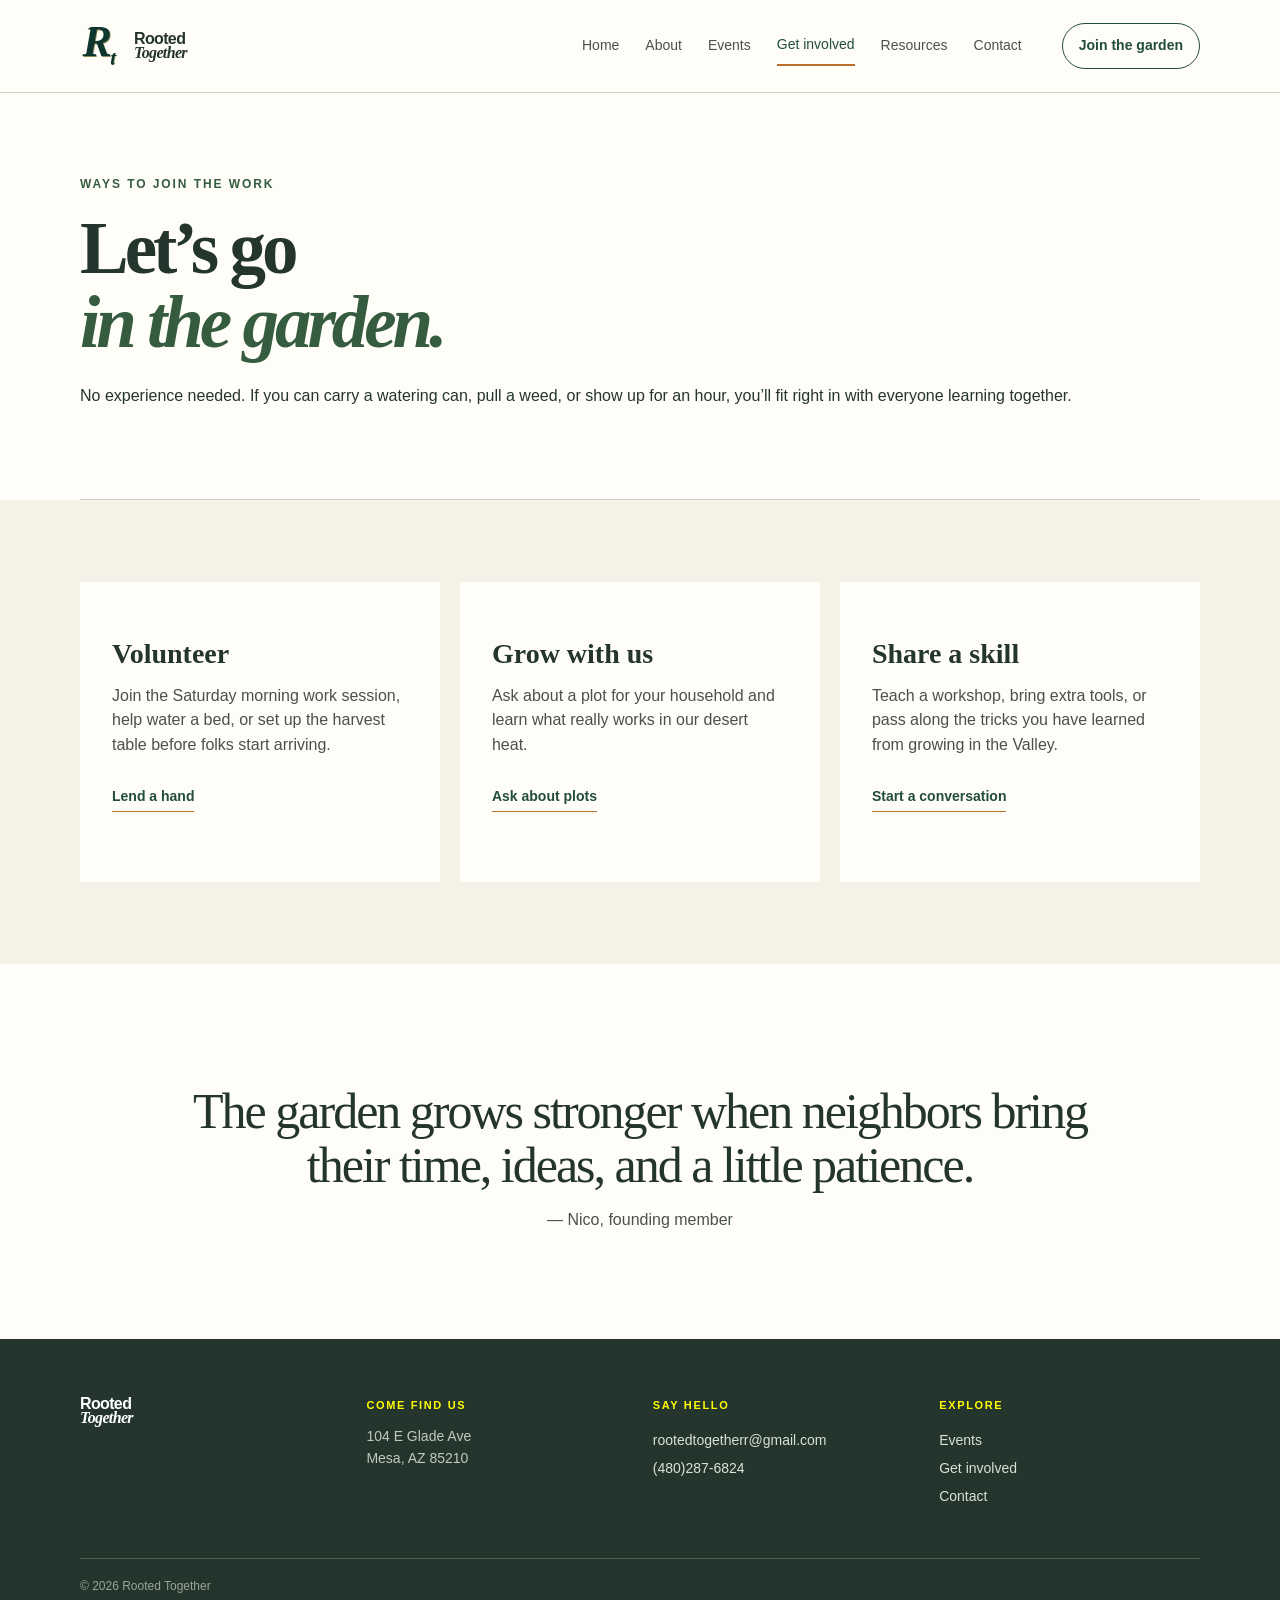
<file: get-involved.html>
<!Doctype html>
<html lang="en">
  <head>
    <meta charset="utf-8">
    <meta name="viewport" content="width=device-width, initial-scale=1">
    <!--
    Asset Inventory

    Owner / Provenance
    - All photographs used on this site are original images taken by Nicole Angelo Morente (nicole@example.com) - © Nicole Angelo Morente 2026. No third-party images, stock photographs, audio, video, or embedded content are used.

    Images
    - Images/logo.svg — logo photo by Nicole Angelo Morente — used in header and footer — All rights reserved.
    - Images/Hero.jpg / Images/Hero-1200.jpg / Images/Hero-800.jpg / Images/Hero-400.jpg — hero photo by Nicole Angelo Morente — used on homepage hero — All rights reserved. Derivatives created: Hero-1200.jpg, Hero-800.jpg, Hero-400.jpg.
    - Images/cactusPots.jpg — photo by Nicole Angelo Morente — used in photo-band — All rights reserved. Derivatives created: cactusPots-1200.jpg, cactusPots-800.jpg, cactusPots-400.jpg.
    - Images/birdHouse.jpg — photo by Nicole Angelo Morente — used on About page — All rights reserved. Derivatives created: birdHouse-1200.jpg, birdHouse-800.jpg, birdHouse-400.jpg.

    Fonts
    - Site uses a system font stack only, no webfonts. See `css/styles.css` for the declared font stack. No additional licensing required.

    SVG / Media / Embeds
    - Images/Logo.svg — external SVG logo used in the header (served as a standalone SVG image file).
    - Accessibility: the logo is presented with `alt="rooted together logo"` and the source SVG includes a `<title>` and `<desc>` to assist screen readers. I created it from Illustrator to be minimal and fast-loading.

    Notes
    - Image derivatives for responsive delivery: 1200px, 800px, 400px widths.
    - All images are owned by Nicole Angelo Morente and may not be reused without permission.

    Art direction
    - Single-composition images are used across the site; the same frame and composition works across responsive breakpoints. If a different crop is needed for narrow viewports, provide an art-directed crop and we will swap the markup to a `<picture>` element referencing the alternate crop for that viewport.
    -->
    <title>Get Involved | Rooted Together</title>
    <link rel="stylesheet" href="css/styles.css">
    <meta name="description" content="Ways to volunteer, donate, and participate with Rooted Together community garden.">
    <link rel="canonical" href="https://rootedtogether.org/get-involved.html">
    <!-- Open Graph / Facebook -->
    <meta property="og:site_name" content="Rooted Together">
    <meta property="og:title" content="Get Involved | Rooted Together">
    <meta property="og:description" content="Ways to volunteer, donate, and participate with Rooted Together community garden.">
    <meta property="og:url" content="https://rootedtogether.org/get-involved.html">
    <meta property="og:type" content="website">
    <meta property="og:image" content="https://rootedtogether.org/Images/Hero-800.jpg">
    <meta property="og:image:width" content="800">
    <meta property="og:image:height" content="533">
    <script type="application/ld+json">
    [{
      "@context": "https://schema.org",
      "@type": "WebSite",
      "url": "https://rootedtogether.org/",
      "name": "Rooted Together"
    }, {
      "@context": "https://schema.org",
      "@type": "Organization",
      "name": "Rooted Together",
      "url": "https://rootedtogether.org/",
      "logo": "https://rootedtogether.org/Images/Logo.svg",
      "contactPoint": [{
        "@type": "ContactPoint",
        "telephone": "+1-480-287-6824",
        "contactType": "customer service",
        "email": "rootedtogetherr@gmail.com"
      }]
    }]
    </script>
  </head>
  <body>
    <header class="site-header">
      <div class="shell header-inner">
        <a class="brand" href="index.html" aria-label="Rooted Together home">
          <img class="brand-logo" src="Images/Logo.svg" alt="rooted together logo" width="44" height="44" loading="eager" decoding="async">
          <span>Rooted<br><em>Together</em></span>
        </a>
        <details class="mobile-menu">
          <summary aria-label="Open navigation">
            Menu
          </summary>
          <nav aria-label="Mobile navigation">
            <a href="index.html">Home</a><a href="about.html">About</a>
            <a href="events.html">Events</a>
            <a class="active" href="get-involved.html">Get involved</a>
            <a href="resources.html">Resources</a>
            <a href="contact.html">Contact</a>
          </nav>
        </details>
        <nav class="desktop-nav" aria-label="Primary navigation">
          <a href="index.html">Home</a><a href="about.html">About</a
          ><a href="events.html">Events</a
          ><a class="active" href="get-involved.html">Get involved</a
          ><a href="resources.html">Resources</a
          ><a href="contact.html">Contact</a>
        </nav>
        <a class="header-cta" href="contact.html">
          Join the garden
        </a >
      </div>
    </header>
    <main>
      <section class="page-hero shell">
        <p class="eyebrow">Ways to join the work</p>
        <h1>Let’s go<br><em>in the garden.</em></h1>
        <p class="opening">
          No experience needed. If you can carry a watering can, pull a weed,
          or show up for an hour, you’ll fit right in with everyone learning
          together.
        </p>
      </section>
      <div class="ways-section">
        <div class="shell ways-grid">
          <article class="way-card">
            <h2>Volunteer</h2>
            <p>
              Join the Saturday morning work session, help water a bed, or set up
              the harvest table before folks start arriving.
            </p>
            <a class="text-link" href="contact.html"
              >Lend a hand</a
            >
          </article>
          <article class="way-card">
            <h2>Grow with us</h2>
            <p>
              Ask about a plot for your household and learn what really works in
              our desert heat.
            </p>
            <a class="text-link" href="contact.html"
              >Ask about plots</a
            >
          </article>
          <article class="way-card">
            <h2>Share a skill</h2>
            <p>
              Teach a workshop, bring extra tools, or pass along the tricks you
              have learned from growing in the Valley.
            </p>
            <a class="text-link" href="contact.html"
              >Start a conversation</a
            >
          </article>
        </div>
      </div>
      <div class="quote-section shell">
        <blockquote>
          The garden grows stronger when neighbors bring their time, ideas, and
          a little patience.
        </blockquote>
        <p class="quote-credit">— Nico, founding member</p>
      </div>
    </main>
    <footer class="site-footer">
      <div class="shell footer-grid">
          <a class="brand footer-brand" href="index.html">
            <span>
              Rooted<br><em>Together</em></span></a>
        <div>
          <p class="footer-title">Come find us</p>
          <p>104 E Glade Ave<br>Mesa, AZ 85210</p>
        </div>
        <div>
          <p class="footer-title">Say hello</p>
          <a href="mailto:rootedtogetherr@gmail.com">rootedtogetherr@gmail.com</a
          ><br><a href="tel:+14802876824">(480)287-6824</a>
        </div>
        <div>
          <p class="footer-title">Explore</p>
          <a href="events.html">Events</a><br><a href="get-involved.html"
            >Get involved</a><br>
            <a href="contact.html">Contact</a>
        </div>
      </div>
      <div class="shell footer-bottom">
        <span>© 2026 Rooted Together</span>
      </div>
    </footer>
  </body>
</html>
</file>
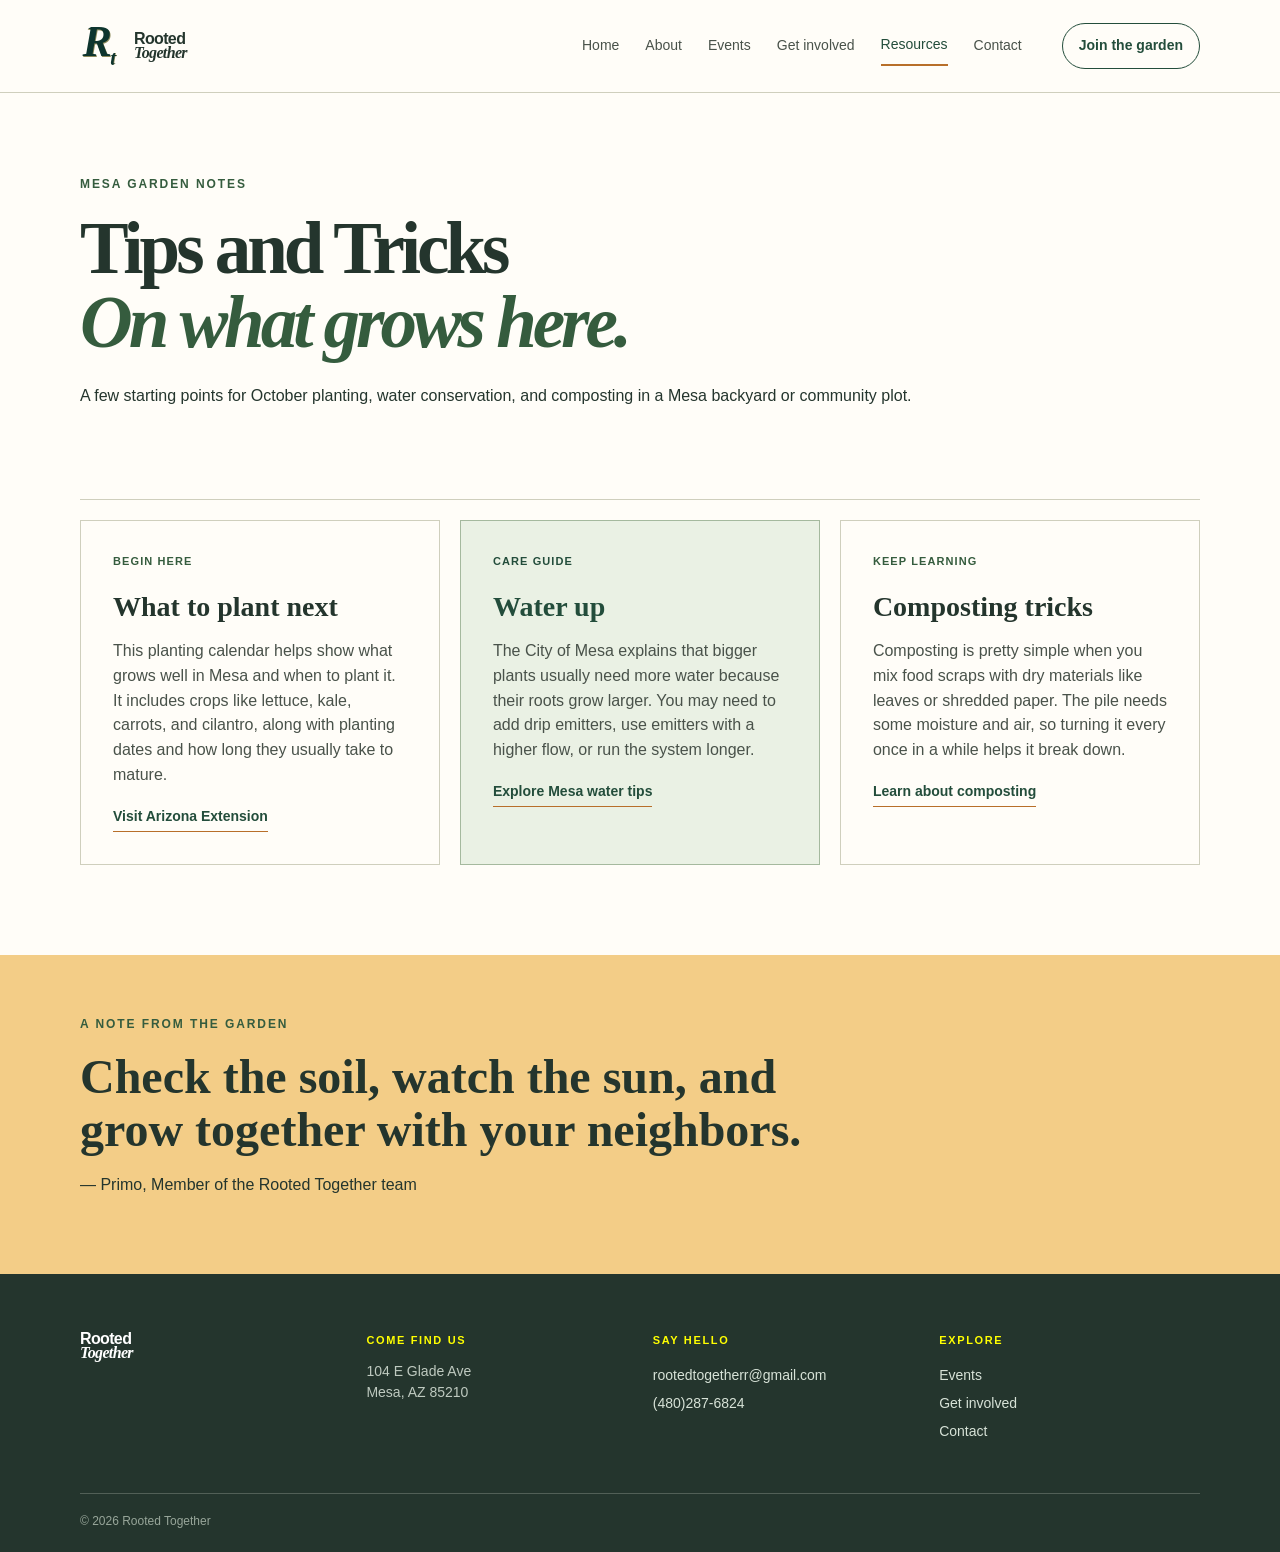
<file: resources.html>
<!doctype html>
<html lang="en">
  <head>
    <meta charset="utf-8">
    <meta name="viewport" content="width=device-width, initial-scale=1">
    <!--
    Asset Inventory

    Owner / Provenance
    - All photographs used on this site are original images taken by Nicole Angelo Morente (nicole@example.com) - © Nicole Angelo Morente 2026. No third-party images, stock photographs, audio, video, or embedded content are used.

    Images
    - Images/logo.svg — logo photo by Nicole Angelo Morente — used in header and footer — All rights reserved.
    - Images/Hero.jpg / Images/Hero-1200.jpg / Images/Hero-800.jpg / Images/Hero-400.jpg — hero photo by Nicole Angelo Morente — used on homepage hero — All rights reserved. Derivatives created: Hero-1200.jpg, Hero-800.jpg, Hero-400.jpg.
    - Images/cactusPots.jpg — photo by Nicole Angelo Morente — used in photo-band — All rights reserved. Derivatives created: cactusPots-1200.jpg, cactusPots-800.jpg, cactusPots-400.jpg.
    - Images/birdHouse.jpg — photo by Nicole Angelo Morente — used on About page — All rights reserved. Derivatives created: birdHouse-1200.jpg, birdHouse-800.jpg, birdHouse-400.jpg.

    Fonts
    - Site uses a system font stack only, no webfonts. See `css/styles.css` for the declared font stack. No additional licensing required.

    SVG / Media / Embeds
    - Images/Logo.svg — external SVG logo used in the header (served as a standalone SVG image file).
    - Accessibility: the logo is presented with `alt="rooted together logo"` and the source SVG includes a `<title>` and `<desc>` to assist screen readers. I created it from Illustrator to be minimal and fast-loading.

    Notes
    - Image derivatives for responsive delivery: 1200px, 800px, 400px widths.
    - All images are owned by Nicole Angelo Morente and may not be reused without permission.

    Art direction
    - Single-composition images are used across the site; the same frame and composition works across responsive breakpoints. If a different crop is needed for narrow viewports, provide an art-directed crop and we will swap the markup to a `<picture>` element referencing the alternate crop for that viewport.
    -->
    <title>Resources | Rooted Together</title>
    <link rel="stylesheet" href="css/styles.css">
    <meta name="description" content="Practical tips, plant recommendations, and seasonal advice for gardening in Mesa.">
    <link rel="canonical" href="https://rootedtogether.org/resources.html">
    <!-- Open Graph / Facebook -->
    <meta property="og:site_name" content="Rooted Together">
    <meta property="og:title" content="Resources | Rooted Together">
    <meta property="og:description" content="Practical tips, plant recommendations, and seasonal advice for gardening in Mesa.">
    <meta property="og:url" content="https://rootedtogether.org/resources.html">
    <meta property="og:type" content="website">
    <meta property="og:image" content="https://rootedtogether.org/Images/cactusPots-800.jpg">
    <meta property="og:image:width" content="800">
    <meta property="og:image:height" content="533">
    <script type="application/ld+json">
    [{
      "@context": "https://schema.org",
      "@type": "WebSite",
      "url": "https://rootedtogether.org/",
      "name": "Rooted Together"
    }, {
      "@context": "https://schema.org",
      "@type": "Organization",
      "name": "Rooted Together",
      "url": "https://rootedtogether.org/",
      "logo": "https://rootedtogether.org/Images/Logo.svg",
      "contactPoint": [{
        "@type": "ContactPoint",
        "telephone": "+1-480-287-6824",
        "contactType": "customer service",
        "email": "rootedtogetherr@gmail.com"
      }]
    }]
    </script>
  </head>
  <body>
    <header class="site-header">
      <div class="shell header-inner">
        <a class="brand" href="index.html" aria-label="Rooted Together home">
          <img class="brand-logo" src="Images/Logo.svg" alt="rooted together logo" width="44" height="44" loading="eager" decoding="async">
          <span>Rooted<br><em>Together</em></span>
        </a>
        <details class="mobile-menu">
          <summary aria-label="Open navigation">
            Menu
          </summary>
          <nav aria-label="Mobile navigation">
            <a href="index.html">Home</a><a href="about.html">About</a
            ><a href="events.html">Events</a
            ><a href="get-involved.html">Get involved</a
            ><a class="active" href="resources.html">Resources</a
            ><a href="contact.html">Contact</a>
          </nav>
        </details>
        <nav class="desktop-nav" aria-label="Primary navigation">
          <a href="index.html">Home</a><a href="about.html">About</a
          ><a href="events.html">Events</a
          ><a href="get-involved.html">Get involved</a
          ><a class="active" href="resources.html">Resources</a
          ><a href="contact.html">Contact</a>
        </nav>
        <a class="header-cta" href="get-involved.html">Join the garden</a>
      </div>
    </header>
    <main>
      <section class="page-hero shell">
        <p class="eyebrow">Mesa garden notes</p>
        <h1>Tips and Tricks<br><em>On what grows here.</em></h1>
        <p class="opening">
          A few starting points for October planting, water conservation, and
          composting in a Mesa backyard or community plot.
        </p>
      </section>
      <div class="resource-section shell">
        <div class="resource-grid">
          <article class="resource-card">
            <p class="card-label">Begin here</p>
            <h2>What to plant next</h2>
            <p>
              This planting calendar helps show what grows well in Mesa and when to plant
              it. It includes crops like lettuce, kale, carrots, and cilantro, along with
              planting dates and how long they usually take to mature.
            </p>
            <a
              class="text-link"
              href="https://www.almanac.com/gardening/planting-calendar/AZ/Mesa"
              target="_blank"
              rel="noopener"
              >Visit Arizona Extension</a
            >
          </article>
          <article class="resource-card accent-resource">
            <p class="card-label" style="color: var(--forest);">Care guide</p>
            <h2>Water up</h2>
            <p>
              The City of Mesa explains that bigger plants usually need more water because
              their roots grow larger. You may need to add drip emitters, use emitters
              with a higher flow, or run the system longer.
            </p>
            <a
              class="text-link"
              href="https://www.mesaaz.gov/Environment-Sustainability/Water-Conservation/Water-Adjustments-for-Plant-Growth"
              target="_blank"
              rel="noopener"
              style="color: var(--forest);"
              >Explore Mesa water tips</a
            >
          </article>
          <article class="resource-card">
            <p class="card-label">Keep learning</p>
            <h2>Composting tricks</h2>
            <p>
              Composting is pretty simple when you mix food scraps with dry materials like
              leaves or shredded paper. The pile needs some moisture and air, so turning it
              every once in a while helps it break down.
            </p>
            <a
              class="text-link"
              href="https://www.countryliving.com/gardening/a43043/composting/?utm_source=google&utm_medium=cpc&utm_campaign=mgu_ga_clv_d_bm_prog_org_us_a43043&gad_source=1&gad_campaignid=19268868227&gbraid=0AAAAACq-IrvMpmjLasxFGxtknzfbSZP03&gclid=CjwKCAjwnvTUBhBoEiwAZNDxZyYYymawfT4nTUQ1py8KPsWz48M3QX3rVmHdMFE6mH9S5CjPvy8QuRoC0KEQAvD_BwE"
              target="_blank"
              rel="noopener"
              >Learn about composting</a
            >
          </article>
        </div>
      </div>
      <section class="tip-banner">
        <div class="shell">
          <p class="eyebrow">A note from the garden</p>
          <h2>
            Check the soil, watch the sun, and grow together with your neighbors.
          </h2>
          <p>— Primo, Member of the Rooted Together team</p>
        </div>
      </section>
    </main>
    <footer class="site-footer">
      <div class="shell footer-grid">
        <a class="brand footer-brand" href="index.html"
          ><span
            >Rooted<br><em>Together</em></span></a
        >
        <div>
          <p class="footer-title">Come find us</p>
          <p>104 E Glade Ave<br>Mesa, AZ 85210</p>
        </div>
        <div>
          <p class="footer-title">Say hello</p>
          <a href="mailto:rootedtogetherr@gmail.com">rootedtogetherr@gmail.com</a
          ><br><a href="tel:+14802876824">(480)287-6824</a>
        </div>
        <div>
          <p class="footer-title">Explore</p>
          <a href="events.html">Events</a><br><a href="get-involved.html"
            >Get involved</a
          ><br><a href="contact.html">Contact</a>
        </div>
      </div>
      <div class="shell footer-bottom">
        <span>© 2026 Rooted Together</span>
      </div>
    </footer>
  </body>
</html>
</file>
<file: css/styles.css>
@layer reset, base, components, utilities;

@layer reset {
  * {
    box-sizing: border-box;
  }

  html {
    scroll-behavior: smooth;
    overflow-x: hidden;
  }
}

@layer base {
  :root {
    --ink: #24352d;
    --forest: #234d3b;
    --leaf: #355c3e;
    --sun: #b86f2a;
    --cream: #f6f1e7;
    --paper: #fffdf8;
    --line: #cfcfbd;
    --muted: #49524a;
    --detail-on-dark: #f3cd87;
    --detail-on-light: #24352d;
    --maroon: #7a1f1f;
    --sun-light: #ffd700;
    --visit-us-red: #ff2400;
    --serif: "Georgia", "Times New Roman", serif;
    --sans: Roboto, "Helvetica Neue", Arial, system-ui, sans-serif;
    --measure: 65ch;
    --type-scale-1: 2.375rem;
    --type-scale-2: 1.5rem;
    --type-base: 1rem;
    --lh-body: 1.55;
    --shell-max: 70rem;
    --space-1: clamp(1rem, 0.9rem + 0.4vw, 1.25rem);
    --space-2: clamp(1.5rem, 1.15rem + 0.8vw, 2.25rem);
  }

  body {
    margin: 0;
    background: var(--paper);
    color: var(--ink);
    font-family: var(--sans);
    font-size: var(--type-base);
    line-height: var(--lh-body);
    -webkit-font-smoothing: antialiased;
    text-rendering: optimizeLegibility;
  }

  img {
    display: block;
    max-width: 100%;
    height: auto;
  }

  img[width][height] {
    aspect-ratio: auto;
    height: auto;
    display: block;
  }

  .image-frame {
    aspect-ratio: 3 / 2;
    min-height: clamp(9rem, 18vh, 20rem);
    overflow: hidden;
  }

  a {
    color: inherit;
    text-decoration: none;
  }

  a:focus-visible,
  button:focus-visible,
  input:focus-visible,
  select:focus-visible,
  textarea:focus-visible,
  summary:focus-visible {
    outline: 3px solid var(--sun);
    outline-offset: 4px;
  }


  .shell {
    width: min(var(--shell-max), calc(100% - 2rem));
    margin-inline: auto;
  }

  .section,
  .intro-band,
  .photo-band,
  .values-section,
  .ways-section,
  .resource-section,
  .tip-banner,
  .page-hero {
    padding-block: clamp(3.5rem, 2rem + 2vw, 5.5rem);
  }
}

@layer components {
  .site-header {
    border-bottom: 1px solid var(--line);
    background: rgba(255, 253, 248, 0.94);
    position: relative;
    z-index: 2;
  }

  .header-inner {
    height: 92px;
    display: flex;
    align-items: center;
    gap: 40px;
  }

  .brand {
    display: flex;
    align-items: center;
    gap: 10px;
    font-weight: 700;
    line-height: 0.9;
    letter-spacing: -0.04em;
  }

  .brand-logo {
    width: 44px;
    height: 44px;
    border-radius: 50%;
    object-fit: cover;
  }

  .brand em {
    font-family: var(--serif);
    font-style: italic;
    font-weight: 600;
  }

  .desktop-nav {
    display: flex;
    align-items: center;
    gap: 26px;
    margin-left: auto;
    font-size: 14px;
    font-weight: 500;
  }

  .desktop-nav a,
  .mobile-menu a {
    padding: 8px 0;
    color: var(--muted);
  }

  .desktop-nav a:hover,
  .desktop-nav a.active,
  .mobile-menu a:hover,
  .mobile-menu a.active {
    color: var(--forest);
    border-bottom: 2px solid var(--sun);
  }

  .header-cta {
    font-size: 14px;
    font-weight: 700;
    color: var(--forest);
    border: 1px solid var(--forest);
    padding: 11px 16px;
    border-radius: 30px;
  }

  .header-cta span,
  .button span,
  .text-link span {
    margin-left: 7px;
  }

  .header-cta:hover {
    background: var(--forest);
    color: #fff;
  }

  .mobile-menu {
    display: none;
    margin-left: auto;
  }

  .mobile-menu summary {
    list-style: none;
    cursor: pointer;
    font-weight: 700;
    color: var(--forest);
  }

  .mobile-menu nav {
    position: absolute;
    right: 24px;
    top: 76px;
    background: var(--paper);
    border: 1px solid var(--line);
    padding: 12px 22px;
    display: grid;
    box-shadow: 0 12px 30px #24352d1a;
  }

  .hero {
    display: grid;
    grid-template-columns: 1fr 1fr;
    gap: 80px;
    align-items: center;
    padding-block: 82px 96px;
  }

  .eyebrow {
    color: var(--leaf);
    font-size: 12px;
    text-transform: uppercase;
    letter-spacing: 0.16em;
    font-weight: 700;
    margin: 0 0 18px;
  }

  .hero h1,
  .page-hero h1 {
    font-family: var(--serif);
    font-size: clamp(44px, 5.7vw, 76px);
    line-height: 1.02;
    letter-spacing: -0.055em;
    margin: 0 0 24px;
  }

  .hero h1 em,
  .page-hero h1 em {
    color: var(--leaf);
    font-style: italic;
  }

  .lede {
    font-size: 19px;
    color: var(--muted);
    max-width: 520px;
    margin: 0;
  }

  .button-row {
    display: flex;
    align-items: center;
    gap: 26px;
    margin-top: 32px;
  }

  .button {
    display: inline-flex;
    align-items: center;
    border: 0;
    cursor: pointer;
    font: 700 14px var(--sans);
    padding: 14px 20px;
  }

  .button-primary {
    background: var(--forest);
    color: #fff;
    border-radius: 2px;
  }

  .button-primary:hover {
    background: var(--leaf);
  }

  .button-light {
    background: var(--cream);
    color: var(--forest);
    border: 1px solid var(--line);
    border-radius: 6px;
    transition: background 0.15s ease, color 0.15s ease, transform 0.08s ease, box-shadow 0.15s ease;
  }

  .button-light:hover,
  .button-light:focus-visible {
    background: var(--forest);
    color: #fff;
    transform: translateY(-2px);
    box-shadow: 0 8px 20px rgba(35,77,59,0.12);
  }

  .text-link {
    display: inline-block;
    color: var(--forest);
    font-weight: 700;
    font-size: 14px;
    border-bottom: 1px solid var(--sun);
    padding-bottom: 3px;
  }

  .text-link:hover {
    color: var(--leaf);
  }

  .hero-note {
    border-top: 1px solid var(--line);
    display: flex;
    gap: 12px;
    margin-top: 52px;
    padding-top: 18px;
    color: var(--muted);
    font-size: 13px;
  }

  .hero-note strong {
    color: var(--ink);
  }

  .image-frame {
    overflow: hidden;
  }

  .image-frame img {
    width: 100%;
    height: 100%;
    object-fit: cover;
  }

  .image-frame {
    aspect-ratio: 3 / 2;
    min-height: 220px;
    overflow: hidden;
  }

  .image-frame img {
    width: 100%;
    height: 100%;
    object-fit: cover;
    display: block;
  }

  .hero .image-frame {
    aspect-ratio: 3 / 2;
    min-height: clamp(12rem, 28vh, 28rem);
  }

  .hero-image {
    width: 100%;
    height: 100%;
    border-radius: 18% 18% 4px 4px;
    display: block;
  }

  .about-hero {
    width: 100%;
    height: 100%;
    object-fit: cover;
    display: block;
    border-radius: 6px;
  }

  .photo-grid img,
  .photo-band img,
  .prose img,
  .event-card img {
    width: 100%;
    height: auto;
    object-fit: cover;
    display: block;
    max-width: 100%;
  }

  @media (max-width: 60rem) {
    .hero {
      grid-template-columns: 1fr;
      gap: 40px;
    }

    .hero .image-frame {
      min-height: clamp(10rem, 30vh, 22rem);
    }
  }

  .intro-band {
    background: var(--cream);
    padding: 80px 0;
  }

  .intro-grid {
    display: grid;
    grid-template-columns: 1fr 2fr;
    gap: 80px;
  }

  .intro-grid h2,
  .section h2,
  .photo-band h2,
  .split-section h2,
  .values-section h2,
  .quote-section blockquote,
  .contact-details h2 {
    font-family: var(--serif);
    font-size: clamp(32px, 4vw, 50px);
    line-height: 1.08;
    letter-spacing: -0.04em;
    margin: 0 0 18px;
  }

  .intro-grid p:not(.eyebrow),
  .prose p {
    color: var(--muted);
    max-width: 620px;
  }

  .intro-grid .text-link {
    margin-top: 12px;
  }

  .section {
    padding-block: 90px;
  }

  .section-heading {
    display: flex;
    justify-content: space-between;
    align-items: end;
    margin-bottom: 32px;
  }

  .section-heading h2 {
    margin: 0;
  }

  .event-grid {
    display: grid;
    grid-template-columns: repeat(auto-fit, minmax(min(100%, 18rem), 1fr));
    gap: clamp(1rem, 0.6rem + 0.8vw, 1.5rem);
  }
}

.event-grid > .event-card-container {
  display: flex;
  align-items: stretch;
}

.event-card {
  width: 100%;
  border-top: 3px solid var(--forest);
  padding: 25px 22px 26px;
  background: var(--cream);
  display: flex;
  flex-direction: column;
  gap: 16px;
  min-height: 0;
  flex: 1 1 0%;
  height: 100%;
}

@media (min-width: 24rem) {
  .event-card {
    flex-direction: row;
    align-items: flex-start;
  }

  .event-card > div:last-child {
    flex: 1 1 0%;
    min-width: 0;
    display: flex;
    flex-direction: column;
    justify-content: space-between;
  }
}

.featured-event {
  background: var(--forest);
  color: #fff;
}

.featured-event .card-label,
.featured-event p {
  color: #dce7d7;
}

.event-date {
  color: var(--leaf);
  line-height: 1;
}

.event-date strong {
  font-family: var(--serif);
  font-size: 36px;
  display: block;
}

.featured-event .event-date strong {
  color: #fff;
}

.event-date span {
  font-size: 11px;
  font-weight: 700;
  letter-spacing: 0.12em;
}

.event-card .event-date span,
.event-card .large-date span {
  color: #fff;
}

.month-forest {
  color: var(--forest) !important;
}

.card-label {
  font-size: 11px;
  text-transform: uppercase;
  letter-spacing: 0.1em;
  color: var(--leaf);
  font-weight: 700;
  margin: 0 0 12px;
}

.event-card h3 {
  font-family: var(--serif);
  font-size: 24px;
  line-height: 1.1;
  margin: 0 0 10px;
}

.event-card p:not(.card-label) {
  color: var(--muted);
  font-size: 14px;
  margin: 0 0 18px;
}

.featured-event p:not(.card-label) {
  color: #f4f7ef;
}

.event-card a {
  font-size: 13px;
  font-weight: 700;
  color: var(--detail-on-light);
}

.featured-event a {
  color: var(--detail-on-dark);
}

.event-card .detail.maroon-detail {
  color: var(--maroon);
}

.footer-title {
  color: var(--sun-light);
}

.photo-band .eyebrow {
  color: yellow;
}

.photo-band {
  background: var(--forest);
  color: #fff;
  padding: 80px 0;
}

.photo-grid {
  display: grid;
  grid-template-columns: 1fr 1fr;
  gap: 80px;
  align-items: center;
}

.photo-grid img {
  height: 370px;
  width: 100%;
  object-fit: cover;
  border-radius: 4px;
}

  .photo-band h2 {
    max-width: 500px;
  }

.page-hero {
  padding-block: 82px 74px;
  border-bottom: 1px solid var(--line);
}

  .page-hero .lede {
    max-width: 650px;
  }

.split-section {
  display: grid;
  grid-template-columns: 1fr 1fr;
  gap: 90px;
  padding-block: 90px;
}

.split-section .image-frame {
  aspect-ratio: 3 / 2;
  min-height: clamp(14rem, 36vh, 34rem);
  overflow: hidden;
}

  .prose {
    align-self: center;
  }

.values-section,
.ways-section {
  background: var(--cream);
  padding-block: 82px;
}

.values-grid {
  display: grid;
  grid-template-columns: repeat(auto-fit, minmax(min(100%, 16rem), 1fr));
  gap: clamp(1.5rem, 1rem + 1vw, 2.8rem);
  margin-top: 36px;
}

.value-number {
  font-size: 12px;
  color: var(--leaf);
  font-weight: 700;
  letter-spacing: 0.15em;
}

.values-grid h3,
.way-card h2 {
  font-family: var(--serif);
  font-size: 28px;
  margin: 18px 0 8px;
}

.values-grid p,
.way-card p {
  color: var(--muted);
  margin: 0;
}

  .events-list {
    padding-block: 20px 90px;
  }

.event-row {
  display: grid;
  grid-template-columns: 1fr;
  gap: 18px;
  padding: 42px 0;
  border-bottom: 1px solid var(--line);
  align-items: start;
}

  .large-date {
    display: flex;
    gap: 10px;
    align-items: center;
  }

  .large-date strong {
    font-size: 58px;
  }

  .large-date span {
    font-size: 12px;
    line-height: 1.4;
    letter-spacing: 0.12em;
  }

  .event-row h2 {
    font-family: var(--serif);
    font-size: 34px;
    margin: 0 0 10px;
  }

  .event-row-copy > p:not(.card-label):not(.location) {
    color: var(--muted);
    max-width: 650px;
  }

  .location {
    font-size: 13px;
    font-weight: 700;
    margin-top: 18px;
  }

.round-arrow {
  align-self: center;
  justify-self: start;
  display: inline-flex;
  align-items: center;
  justify-content: center;
  gap: 8px;
  padding: 12px 18px;
  border: 1px solid var(--forest);
  border-radius: 999px;
  color: var(--forest);
  background: rgba(255, 255, 255, 0.45);
  font-size: 13px;
  font-weight: 700;
  line-height: 1;
  box-shadow: 0 10px 24px rgba(35, 77, 59, 0.08);
  transition: transform 0.18s ease, background-color 0.18s ease, box-shadow 0.18s ease, color 0.18s ease;
}

  .round-arrow::after {
    content: "→";
    font-size: 1.1em;
    line-height: 1;
  }

  .round-arrow:hover {
    background: var(--forest);
    color: #fff;
    transform: translateY(-1px);
    box-shadow: 0 14px 28px rgba(35, 77, 59, 0.12);
  }

.ways-grid {
  display: grid;
  grid-template-columns: repeat(auto-fit, minmax(min(100%, 16rem), 1fr));
  gap: clamp(1rem, 0.6rem + 0.8vw, 1.5rem);
}

  .way-card {
    background: var(--paper);
    padding: 32px;
    min-height: 300px;
  }

  .way-icon {
    font-size: 28px;
    color: var(--sun);
  }

  .way-card .text-link {
    margin-top: 28px;
  }

  .quote-section {
    padding-block: 90px;
    text-align: center;
    max-width: 900px;
  }

  .quote-section blockquote {
    margin: 30px auto 16px;
  }

  .quote-credit {
    color: var(--muted);
  }

  .resource-section {
    padding-block: 20px 90px;
  }

.resource-grid {
  display: grid;
  grid-template-columns: repeat(auto-fit, minmax(min(100%, 16rem), 1fr));
  gap: clamp(1rem, 0.6rem + 0.8vw, 1.5rem);
}

  .resource-card {
    border: 1px solid var(--line);
    padding: 32px;
    min-height: 310px;
  }

  .accent-resource {
    background: #eaf1e4;
    color: var(--forest);
    border-color: #a5b99e;
  }

  .accent-resource .card-label,
  .accent-resource p {
    color: #dce7d7;
  }

  .resource-card h2 {
    font-family: var(--serif);
    font-size: 28px;
    line-height: 1.1;
    margin: 22px 0 12px;
  }

  .resource-card > p:not(.card-label) {
    color: var(--muted);
    min-height: 88px;
  }

.accent-resource .text-link {
  color: #f3cd87;
}

  .tip-banner {
    background: var(--detail-on-dark);
    padding: 60px 0;
  }

  .tip-banner h2 {
    font-family: var(--serif);
    font-size: clamp(30px, 4vw, 48px);
    max-width: 760px;
    line-height: 1.1;
    margin: 0 0 12px;
  }

  .contact-section {
    display: grid;
    grid-template-columns: 1fr 1fr;
    gap: 100px;
    padding-block: 40px 100px;
  }

.contact-details {
  padding-top: 15px;
}

.contact-details h2 {
  font-size: 32px;
}

.contact-details > p:not(.eyebrow) {
  color: var(--muted);
  margin: 22px 0;
}

.contact-details strong {
  color: var(--ink);
}

.contact-form {
  border-left: 1px solid var(--line);
  padding-left: 65px;
}

.form-row {
  margin-bottom: 22px;
}

  .form-row label {
    display: block;
    font-weight: 700;
    font-size: 14px;
    margin-bottom: 8px;
  }

  .form-row label span {
    color: #a25338;
  }

.form-row input,
.form-row select,
.form-row textarea {
  font: inherit;
  width: 100%;
  border: 1px solid var(--line);
  background: var(--paper);
  padding: 13px;
  border-radius: 0;
  color: var(--ink);
}

  .form-row textarea {
    resize: vertical;
  }

  .form-row input:focus,
  .form-row select:focus,
  .form-row textarea:focus {
    border-color: var(--forest);
    outline: 2px solid var(--sun);
    outline-offset: 2px;
  }

  .required-note {
    font-size: 12px;
    color: var(--muted);
    margin: 0 0 18px;
  }

  .site-footer {
    background: var(--ink);
    color: #eef3e9;
    padding: 58px 0 22px;
  }

.footer-grid {
  display: grid;
  grid-template-columns: repeat(auto-fit, minmax(min(100%, 12rem), 1fr));
  gap: clamp(1.25rem, 0.8rem + 1vw, 2rem);
}

.footer-brand {
  color: #fff;
  align-self: start;
}

  .footer-title {
    color: yellow;
    font-size: 11px;
    text-transform: uppercase;
    letter-spacing: 0.15em;
    font-weight: 700;
    margin: 0 0 12px;
  }

  .footer-grid p:not(.footer-title) {
    color: #bfcac0;
    font-size: 14px;
    margin: 0;
  }

  .footer-grid a:not(.brand) {
    color: #d7e2d7;
    font-size: 14px;
    line-height: 2;
  }

  .footer-grid a:not(.brand):hover {
    color: var(--sun);
  }

  .footer-bottom {
    border-top: 1px solid #526057;
    margin-top: 48px;
    padding-top: 18px;
    display: flex;
    justify-content: space-between;
    color: #98a69a;
    font-size: 12px;
  }

@layer utilities {
  @media (max-width: 64rem) {
    .header-inner {
      gap: 20px;
    }

    .hero,
    .photo-grid,
    .split-section,
    .contact-section {
      gap: clamp(2rem, 1rem + 2vw, 3rem);
    }


    .split-section {
      display: block;
    }
    .split-section .image-frame {
      width: 100%;
      height: auto;
      min-height: clamp(12rem, 30vh, 36vh);
      margin-bottom: clamp(1rem, 2vw, 1.5rem);
      overflow: hidden;
      order: -1;
    }
    .split-section .image-frame img {
      width: 100%;
      height: 100%;
      object-fit: cover;
      object-position: center center;
      display: block;
    }
    .split-section .prose {
      width: 100%;
      margin-top: 0;
      padding-inline: 0.75rem;
    }

    .event-row {
      grid-template-columns: 110px 1fr 44px;
      gap: 24px;
    }
  }

  @media (max-width: 52rem) {
    .desktop-nav,
    .header-cta {
      display: none;
    }
    .mobile-menu {
      display: block;
    }
    .hero {
      grid-template-columns: 1fr;
      gap: clamp(2rem, 1.4rem + 1vw, 3rem);
      padding-block: 60px 70px;
    }
    .hero-image {
      height: 400px;
      order: -1;
    }
    .intro-grid,
    .split-section,
    .photo-grid,
    .contact-section {
      grid-template-columns: 1fr;
      gap: clamp(1.5rem, 1rem + 1vw, 2.5rem);
    }
    .contact-section {
      display: block;
    }
    .contact-form {
      width: 100%;
      box-sizing: border-box;
      border-left: 0;
      border-top: 1px solid var(--line);
      padding: 40px 0 0;
    }
    .split-section {
      display: block;
    }
    .split-section .image-frame {
      width: 100%;
      height: auto;
      min-height: clamp(12rem, 30vh, 36vh);
      margin-bottom: 0;
      overflow: hidden;
      order: -1;
    }

    
    .split-section .image-frame img {
      width: 100%;
      height: 100%;
      object-fit: cover;
      object-position: center center;
      display: block;
    }

    .split-section .prose {
      width: 100%;
      margin-top: 0;
      order: 0;
      padding-inline: 0.75rem;
    }
    .split-section .prose h2 {
      font-size: clamp(1.6rem, 3.2vw, 2.1rem);
      line-height: 1.08;
    }

    .event-grid,
    .values-grid,
    .ways-grid,
    .resource-grid {
      grid-template-columns: repeat(2, minmax(0, 1fr));
    }

    .photo-grid img {
      height: 300px;
    }

    .contact-form {
      border-left: 0;
      border-top: 1px solid var(--line);
      padding: 40px 0 0;
    }

    .footer-grid {
      grid-template-columns: repeat(2, minmax(0, 1fr));
    }
  }

  @media (max-width: 36rem) {
    .header-inner {
      height: 76px;
    }

    .mobile-menu nav {
      right: 16px;
      top: 65px;
    }

    .hero h1,
    .page-hero h1 {
      font-size: clamp(2.6rem, 1.8rem + 2vw, 3rem);
    }

    .hero-image {
      height: 330px;
    }

    .button-row {
      align-items: flex-start;
      flex-direction: column;
      gap: 18px;
    }

    .intro-band,
    .section,
    .photo-band,
    .split-section,
    .values-section,
    .quote-section,
    .tip-banner {
      padding-block: 60px;
    }

    .intro-grid {
      gap: 20px;
    }

    .section-heading {
      align-items: flex-start;
      flex-direction: column;
      gap: 16px;
    }

    .event-grid,
    .values-grid,
    .ways-grid,
    .resource-grid,
    .footer-grid {
      grid-template-columns: 1fr;
    }

    .event-card {
      min-height: auto;
    }

    .page-hero {
      padding-block: 58px 50px;
    }

    .event-row {
      grid-template-columns: 72px 1fr;
      gap: 18px;
      padding-block: 30px;
    }

    .event-row .round-arrow {
      grid-column: 2;
    }

    .large-date {
      display: block;
    }

    .large-date strong {
      font-size: 44px;
    }

    .event-row h2 {
      font-size: 28px;
    }


  .contact-section {
    display: block !important;
    padding-inline: 1rem;
    overflow-x: hidden;
  }
  .contact-section > * {
    max-width: 100%;
    width: 100%;
    box-sizing: border-box;
  }
  .contact-form {
    border-left: 0 !important;
    padding-left: 0 !important;
    padding-inline: 0;
  }

  
  @media (max-width: 425px) {
    .split-section {
      display: block !important;
      padding-inline: 0.5rem;
    }
    .split-section .image-frame {
      width: 100%;
      min-height: clamp(14rem, 40vh, 56vh);
      margin-bottom: 1rem;
      overflow: hidden;
      order: -1;
    }
    .split-section .image-frame img {
      width: 100%;
      height: 100%;
      object-fit: cover;
      object-position: center center;
      display: block;
    }
    .split-section .prose {
      width: 100%;
      padding-inline: 0.9rem;
      box-sizing: border-box;
    }
    .split-section .prose h2 {
      font-size: clamp(1.4rem, 5.4vw, 1.9rem);
      line-height: 1.06;
    }

  
    .hero,
    .photo-band,
    .photo-grid {
      display: block !important;
      padding-inline: 0.5rem;
    }


    .hero .image-frame {
      min-height: clamp(12rem, 36vh, 48vh);
      margin-bottom: 1rem;
      overflow: hidden;
    }
    .hero .image-frame img {
      width: 100%;
      height: 100%;
      object-fit: cover;
      object-position: center center;
      display: block;
    }


    .photo-grid img,
    .photo-band img {
      width: 100% !important;
      height: auto;
      max-height: 56vh;
      object-fit: cover;
      display: block;
      margin-bottom: 1rem;
    }
    .hero h1,
    .page-hero h1 {
      font-size: clamp(1.8rem, 6.2vw, 2.6rem);
      line-height: 1.04;
    }
    .hero {
      padding-block: clamp(3rem, 2.5rem, 4rem);
    }
  }

  }

  @media (prefers-reduced-motion: reduce) {
    html {
      scroll-behavior: auto;
    }

    *, *::before, *::after {
      animation: none !important;
      transition: none !important;
      scroll-behavior: auto !important;
    }
  }
}
</file>
